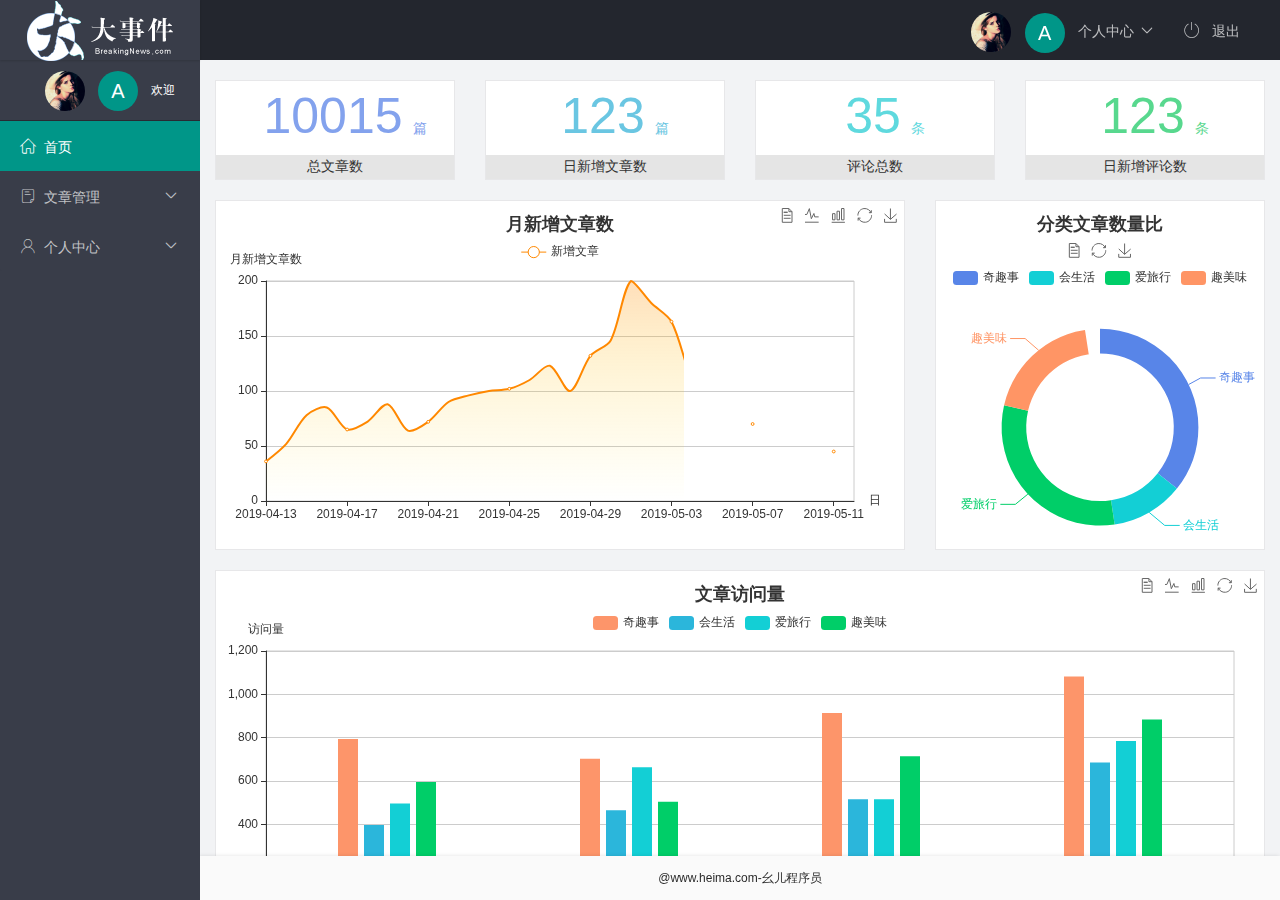
<file: index.html>
<!DOCTYPE html>
<html lang="en">
  <head>
    <meta charset="UTF-8" />
    <meta http-equiv="X-UA-Compatible" content="IE=edge" />
    <meta name="viewport" content="width=device-width, initial-scale=1.0" />
    <title>Document</title>
    <link rel="stylesheet" href="./assets/lib/layui/css/layui.css">
    <link rel="stylesheet" href="./assets/css/index.css">
    <link rel="stylesheet" href="./assets/fonts/iconfont.css">
  </head>
  <body>
    <div class="layui-layout layui-layout-admin">
      <div class="layui-header">
        <div class="layui-logo layui-hide-xs layui-bg-black">
            <img src="./assets/images/logo.png" alt="">
        </div>
        <ul class="layui-nav layui-layout-right">
          <li class="layui-nav-item layui-hide layui-show-md-inline-block">
            <a href="javascript:;" class="userinfo">
                <img src="./assets/images/sample.jpg" class="layui-nav-img"/>
                <span class="text-avatar">A</span>
                <span>个人中心</span>
            </a>
            <dl class="layui-nav-child">
              <dd><a href="./user/user_info.html" target="fm">基本资料</a></dd>
              <dd><a href="./user/user_avatar.html" target="fm">更滑头像</a></dd>
              <dd><a href="./user/user_pwd.html" target="fm">重置密码</a></dd>
            </dl>
          </li>
          <li class="layui-nav-item" lay-header-event="menuRight" lay-unselect>
            <a href="javascript:;" id="btnLogout"><span class="iconfont icon-tuichu"></span>
              退出
            </a>
          </li>
        </ul>
      </div>

      <div class="layui-side layui-bg-black">
        <div class="layui-side-scroll">
        <div href="javascript:;" class="userinfo">
            <img src="./assets/images/sample.jpg" class="layui-nav-img"/>
            <span class="text-avatar">A</span>
            <span id="welcome">欢迎 </span>
        </div>
          <!-- 左侧导航区域（可配合layui已有的垂直导航） -->
          <ul class="layui-nav layui-nav-tree" lay-shrink="all">
            <li class="layui-nav-item layui-this">
              <a href="./home/dashboard.html" target="fm"><span class="iconfont icon-home"></span>首页</a>
            </li>
            <li class="layui-nav-item">
              <a href="javascript:;"><span class="iconfont icon-16"></span>文章管理</a>
              <dl class="layui-nav-child">
                <dd><a href="./artical/actical_sort.html" target="fm"><i class="layui-icon layui-icon-app"></i> 文章类别</a></dd>
                <dd><a href="./artical/art_list.html" target="fm"><i class="layui-icon layui-icon-app"></i> 文章列表</a></dd>
                <dd><a href="./artical/act_pub.html" target="fm"><i class="layui-icon layui-icon-app"></i> 发表文章</a></dd>
              </dl>
            </li>
            <li class="layui-nav-item">
              <a href="javascript:;"><span class="iconfont icon-user"></span>个人中心</a>
              <dl class="layui-nav-child">
                <dd><a href="./user/user_info.html" target="fm"><i class="layui-icon layui-icon-app"></i> 基本资料</a></dd>
                <dd><a href="./user/user_avatar.html" target="fm"><i class="layui-icon layui-icon-app"></i> 更换头像</a></dd>
                <dd><a href="./user/user_pwd.html" target="fm"><i class="layui-icon layui-icon-app"></i> 修改密码</a></dd>
              </dl>
            </li>
            
          </ul>
        </div>
      </div>

      <div class="layui-body">
        <!-- 内容主体区域 -->
        <iframe name="fm" src="./home/dashboard.html" frameborder="0"></iframe>
      </div>

      <div class="layui-footer">
        <!-- 底部固定区域 -->
        @www.heima.com-幺儿程序员
      </div>
    </div>
    <!-- 导入layui.js -->
    <script src="./assets/lib/layui/layui.js"></script>
    <script src="./assets/lib/jquery.js"></script>
    <script src="./assets/js/baseAPI.js"></script>
    <script src="./assets/js/index.js"></script>
  </body>
</html>
</file>
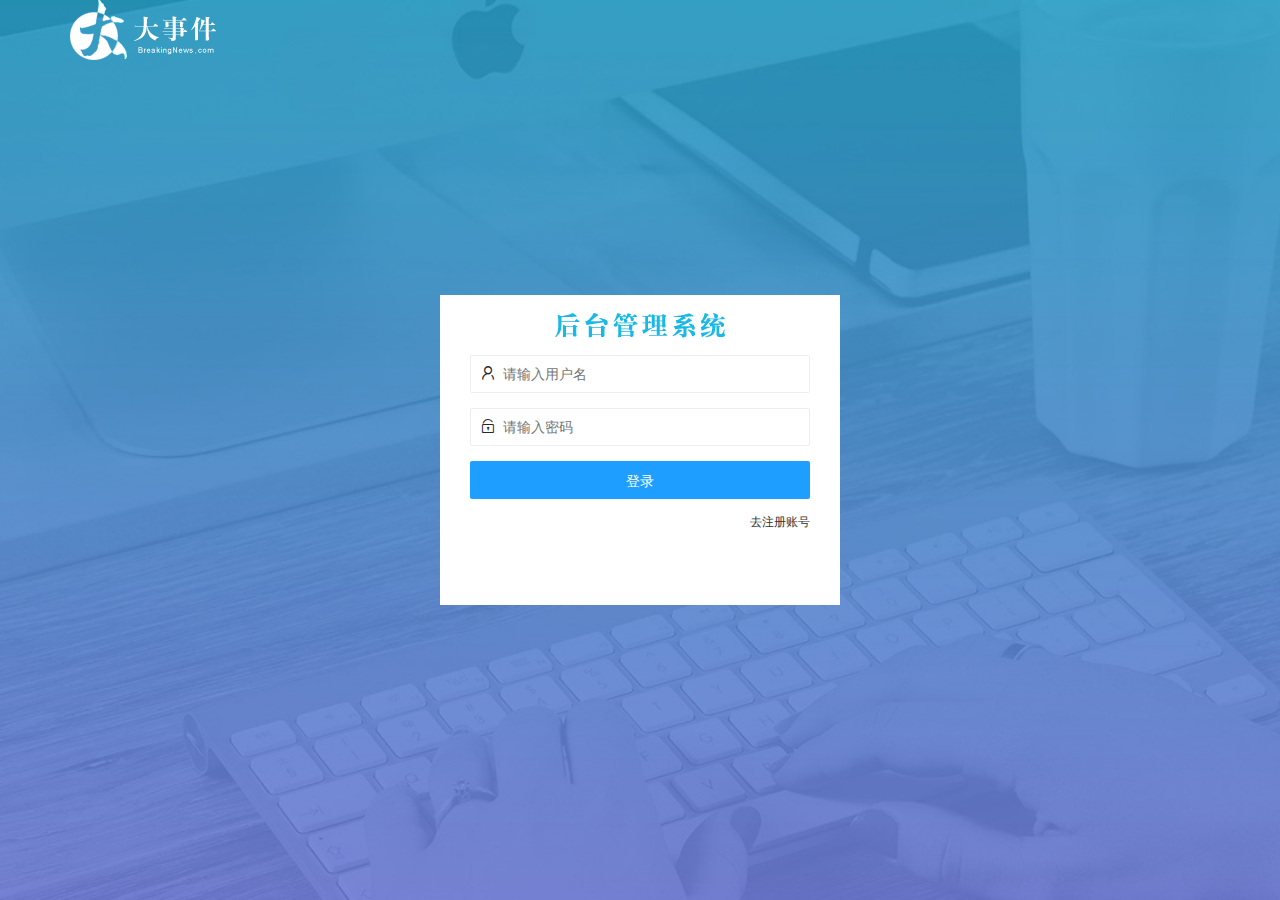
<file: login.html>
<!DOCTYPE html>
<html lang="en">
<head>
    <meta charset="UTF-8">
    <meta http-equiv="X-UA-Compatible" content="IE=edge">
    <meta name="viewport" content="width=device-width, initial-scale=1.0">
    <title>大事件-登录/注册</title>
    <!-- 导入layui.css -->
    <link rel="stylesheet" href="./assets/lib/layui/css/layui.css">
    <!-- 导入自己的样式表 -->
    <link rel="stylesheet" href="./assets/css/login.css">
    <script src="./assets/lib/layui/layui.js"></script>
    <script src="./assets/lib/jquery.js"></script>
    <script src="./assets/js/baseAPI.js"></script>
    <script src="./assets/js/login.js"></script> 
</head>
<body>
     <!-- 头部的 Logo 区域 -->
     <div class="layui-main">
        <img src="./assets/images/logo.png" alt="" />
      </div>
  
      <!-- 登录注册区域 -->
      <div class="loginAndRegBox">
        <div class="title-box"></div>
        <!-- 登录的div -->
        <div class="login-box">
          <!-- 登录的表单 -->
          <form class="layui-form" id="form_login">
            <!-- 用户名 -->
            <div class="layui-form-item">
              <i class="layui-icon layui-icon-username"></i>
              <input type="text" name="username" required lay-verify="required" placeholder="请输入用户名" autocomplete="off" class="layui-input" />
            </div>
            <!-- 密码 -->
            <div class="layui-form-item">
              <i class="layui-icon layui-icon-password"></i>
              <input type="password" name="password" required lay-verify="required|pwd" placeholder="请输入密码" autocomplete="off" class="layui-input" />
            </div>
            <!-- 登录按钮 -->
            <div class="layui-form-item">
              <!-- 注意：表单提交按钮和普通按钮的区别，就是 lay-submit 属性 -->
              <button class="layui-btn layui-btn-fluid layui-btn-normal" lay-submit>登录</button>
            </div>
            <div class="layui-form-item links">
              <a href="javascript:;" id="link_reg">去注册账号</a>
            </div>
          </form>
        </div>
        <!-- 注册的div -->
        <div class="reg-box">
          <!-- 注册的表单 -->
          <form class="layui-form" id="form_reg">
            <!-- 用户名 -->
            <div class="layui-form-item">
              <i class="layui-icon layui-icon-username"></i>
              <input type="text" name="username" required lay-verify="required" placeholder="请输入用户名" autocomplete="off" class="layui-input" />
            </div>
            <!-- 密码 -->
            <div class="layui-form-item">
              <i class="layui-icon layui-icon-password"></i>
              <input type="password" name="password" required lay-verify="required|pwd" placeholder="请输入密码" autocomplete="off" class="layui-input" />
            </div>
            <!-- 密码确认框 -->
            <div class="layui-form-item">
              <i class="layui-icon layui-icon-password"></i>
              <input type="password" name="repassword" required lay-verify="required|pwd|repwd" placeholder="再次确认密码" autocomplete="off" class="layui-input" />
            </div>
            <!-- 注册按钮 -->
            <div class="layui-form-item">
              <!-- 注意：表单提交按钮和普通按钮的区别，就是 lay-submit 属性 -->
              <button class="layui-btn layui-btn-fluid layui-btn-normal" lay-submit>注册</button>
            </div>
            <div class="layui-form-item links">
              <a href="javascript:;" id="link_login">去登录</a>
            </div>
          </form>
        </div>
      </div>
        
        
</body>
</html>
</file>
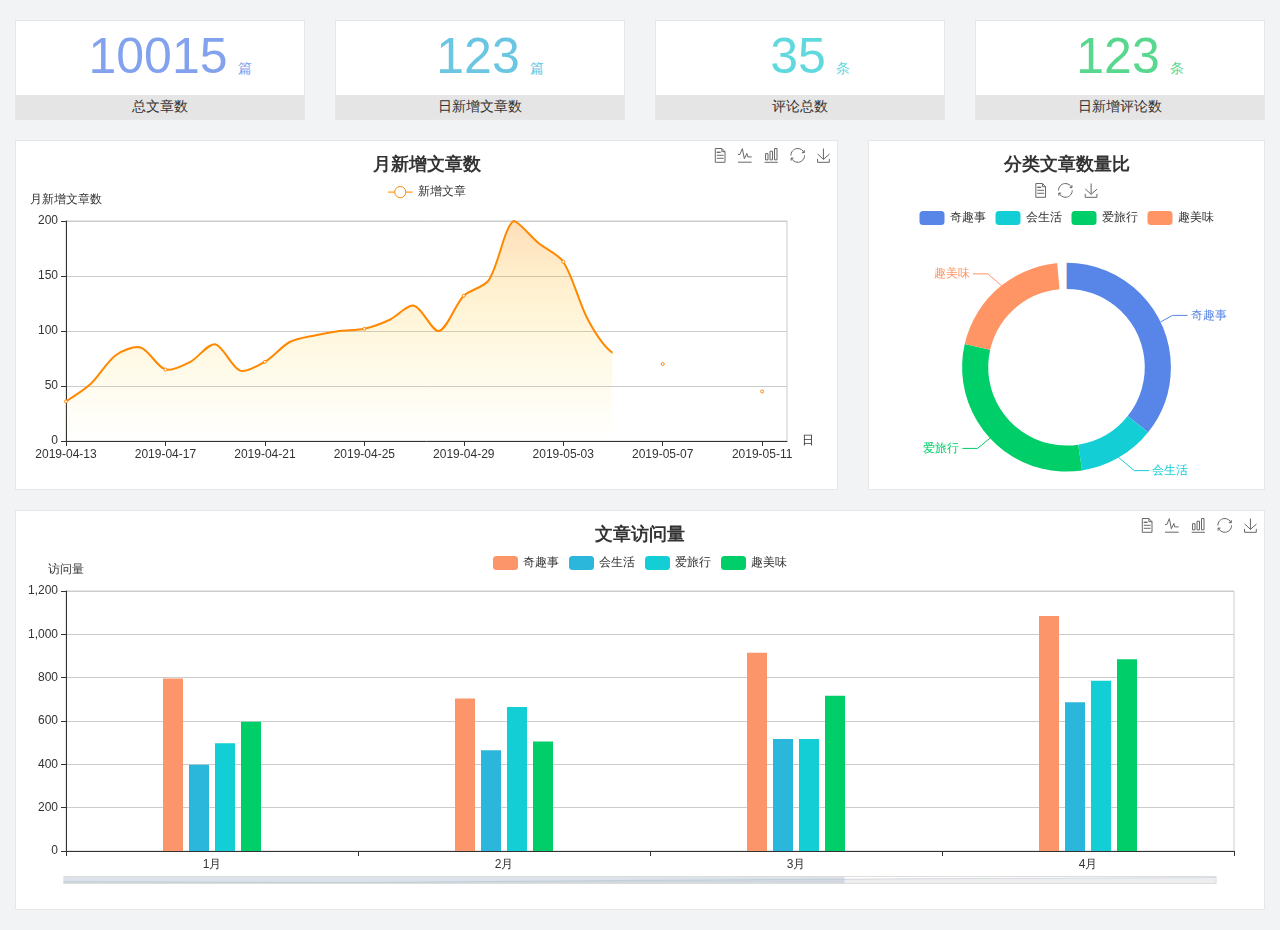
<file: home/dashboard.html>
<!DOCTYPE html>
<html lang="en">

<head>
  <meta charset="UTF-8">
  <meta name="viewport" content="width=device-width, initial-scale=1.0">
  <meta http-equiv="X-UA-Compatible" content="ie=edge">
  <title>图表统计</title>
  <link rel="stylesheet" href="../assets/lib/bootstrap.css" />
  <link rel="stylesheet" href="../assets/lib/main.css" />
  <script src="../../assets/lib/jquery.js"></script>
  <script type="text/javascript" src="../../assets/lib/echarts.min.js"></script>
</head>

<body>
  <div class="container-fluid">
    <div class="row spannel_list">
      <div class="col-sm-3 col-xs-6">
        <div class="spannel">
          <em>10015</em><span>篇</span>
          <b>总文章数</b>
        </div>
      </div>
      <div class="col-sm-3 col-xs-6">
        <div class="spannel scolor01">
          <em>123</em><span>篇</span>
          <b>日新增文章数</b>
        </div>
      </div>
      <div class="col-sm-3 col-xs-6">
        <div class="spannel scolor02">
          <em>35</em><span>条</span>
          <b>评论总数</b>
        </div>
      </div>
      <div class="col-sm-3 col-xs-6">
        <div class="spannel scolor03">
          <em>123</em><span>条</span>
          <b>日新增评论数</b>
        </div>
      </div>
    </div>
  </div>

  <div class="container-fluid">
    <div class="row curve-pie">
      <div class="col-lg-8 col-md-8">
        <div class="gragh_pannel" id="curve_show"></div>
      </div>
      <div class="col-lg-4 col-md-4">
        <div class="gragh_pannel" id="pie_show"></div>
      </div>
    </div>
  </div>

  <div class="container-fluid">
    <div class="column_pannel" id="column_show"></div>
  </div>

  <script>
    var oChart = echarts.init(document.getElementById('curve_show'));
    var aList_all = [
      { 'count': 36, 'date': '2019-04-13' },
      { 'count': 52, 'date': '2019-04-14' },
      { 'count': 78, 'date': '2019-04-15' },
      { 'count': 85, 'date': '2019-04-16' },
      { 'count': 65, 'date': '2019-04-17' },
      { 'count': 72, 'date': '2019-04-18' },
      { 'count': 88, 'date': '2019-04-19' },
      { 'count': 64, 'date': '2019-04-20' },
      { 'count': 72, 'date': '2019-04-21' },
      { 'count': 90, 'date': '2019-04-22' },
      { 'count': 96, 'date': '2019-04-23' },
      { 'count': 100, 'date': '2019-04-24' },
      { 'count': 102, 'date': '2019-04-25' },
      { 'count': 110, 'date': '2019-04-26' },
      { 'count': 123, 'date': '2019-04-27' },
      { 'count': 100, 'date': '2019-04-28' },
      { 'count': 132, 'date': '2019-04-29' },
      { 'count': 146, 'date': '2019-04-30' },
      { 'count': 200, 'date': '2019-05-01' },
      { 'count': 180, 'date': '2019-05-02' },
      { 'count': 163, 'date': '2019-05-03' },
      { 'count': 110, 'date': '2019-05-04' },
      { 'count': 80, 'date': '2019-05-05' },
      { 'count': 82, 'date': '2019-05-06' },
      { 'count': 70, 'date': '2019-05-07' },
      { 'count': 65, 'date': '2019-05-08' },
      { 'count': 54, 'date': '2019-05-09' },
      { 'count': 40, 'date': '2019-05-10' },
      { 'count': 45, 'date': '2019-05-11' },
      { 'count': 38, 'date': '2019-05-12' },
    ];

    let aCount = [];
    let aDate = [];

    for (var i = 0; i < aList_all.length; i++) {
      aCount.push(aList_all[i].count);
      aDate.push(aList_all[i].date);
    }

    var chartopt = {
      title: {
        text: '月新增文章数',
        left: 'center',
        top: '10'
      },
      tooltip: {
        trigger: 'axis'
      },
      legend: {
        data: ['新增文章'],
        top: '40'
      },
      toolbox: {
        show: true,
        feature: {
          mark: { show: true },
          dataView: { show: true, readOnly: false },
          magicType: { show: true, type: ['line', 'bar'] },
          restore: { show: true },
          saveAsImage: { show: true }
        }
      },
      calculable: true,
      xAxis: [
        {
          name: '日',
          type: 'category',
          boundaryGap: false,
          data: aDate
        }
      ],
      yAxis: [
        {
          name: '月新增文章数',
          type: 'value'
        }
      ],
      series: [
        {
          name: '新增文章',
          type: 'line',
          smooth: true,
          itemStyle: { normal: { areaStyle: { type: 'default' }, color: '#f80' }, lineStyle: { color: '#f80' } },
          data: aCount
        }],
      areaStyle: {
        normal: {
          color: new echarts.graphic.LinearGradient(0, 0, 0, 1, [{
            offset: 0,
            color: 'rgba(255,136,0,0.39)'
          }, {
            offset: .34,
            color: 'rgba(255,180,0,0.25)'
          }, {
            offset: 1,
            color: 'rgba(255,222,0,0.00)'
          }])

        }
      },
      grid: {
        show: true,
        x: 50,
        x2: 50,
        y: 80,
        height: 220
      }
    };

    oChart.setOption(chartopt);


    var oPie = echarts.init(document.getElementById('pie_show'));
    var oPieopt =
    {
      title: {
        top: 10,
        text: '分类文章数量比',
        x: 'center'
      },
      tooltip: {
        trigger: 'item',
        formatter: "{a} <br/>{b} : {c} ({d}%)"
      },
      color: ['#5885e8', '#13cfd5', '#00ce68', '#ff9565'],
      legend: {
        x: 'center',
        top: 65,
        data: ['奇趣事', '会生活', '爱旅行', '趣美味']
      },
      toolbox: {
        show: true,
        x: 'center',
        top: 35,
        feature: {
          mark: { show: true },
          dataView: { show: true, readOnly: false },
          magicType: {
            show: true,
            type: ['pie', 'funnel'],
            option: {
              funnel: {
                x: '25%',
                width: '50%',
                funnelAlign: 'left',
                max: 1548
              }
            }
          },
          restore: { show: true },
          saveAsImage: { show: true }
        }
      },
      calculable: true,
      series: [
        {
          name: '访问来源',
          type: 'pie',
          radius: ['45%', '60%'],
          center: ['50%', '65%'],
          data: [
            { value: 300, name: '奇趣事' },
            { value: 100, name: '会生活' },
            { value: 260, name: '爱旅行' },
            { value: 180, name: '趣美味' }
          ]
        }
      ]
    };
    oPie.setOption(oPieopt);



    var oColumn = this.echarts.init(document.getElementById('column_show'));
    var oColumnopt =
    {
      title: {
        text: '文章访问量',
        left: 'center',
        top: '10'
      },
      tooltip: {
        trigger: 'axis'
      },
      legend: {
        data: ['奇趣事', '会生活', '爱旅行', '趣美味'],
        top: '40'
      },
      toolbox: {
        show: true,
        feature: {
          mark: { show: true },
          dataView: { show: true, readOnly: false },
          magicType: { show: true, type: ['line', 'bar'] },
          restore: { show: true },
          saveAsImage: { show: true }
        }
      },
      calculable: true,
      xAxis: [
        {
          type: 'category',
          data: ['1月', '2月', '3月', '4月', '5月']
        }
      ],
      yAxis: [
        {
          name: '访问量',
          type: 'value'
        }
      ],
      series: [
        {
          name: '奇趣事',
          type: 'bar',
          barWidth: 20,
          itemStyle: {
            normal: { areaStyle: { type: 'default' }, color: '#fd956a' }
          },
          data: [800, 708, 920, 1090, 1200]
        },
        {
          name: '会生活',
          type: 'bar',
          barWidth: 20,
          itemStyle: {
            normal: { areaStyle: { type: 'default' }, color: '#2bb6db' }
          },
          data: [400, 468, 520, 690, 800]
        },
        {
          name: '爱旅行',
          type: 'bar',
          barWidth: 20,
          itemStyle: {
            normal: { areaStyle: { type: 'default' }, color: '#13cfd5' }
          },
          data: [500, 668, 520, 790, 900]
        },
        {
          name: '趣美味',
          type: 'bar',
          barWidth: 20,
          itemStyle: {
            normal: { areaStyle: { type: 'default' }, color: '#00ce68' }
          },
          data: [600, 508, 720, 890, 1000]
        }
      ],
      grid: {
        show: true,
        x: 50,
        x2: 30,
        y: 80,
        height: 260
      },
      dataZoom: [//给x轴设置滚动条
        {
          start: 0,//默认为0
          end: 100 - 1000 / 31,//默认为100
          type: 'slider',
          show: true,
          xAxisIndex: [0],
          handleSize: 0,//滑动条的 左右2个滑动条的大小
          height: 8,//组件高度
          left: 45, //左边的距离
          right: 50,//右边的距离
          bottom: 26,//右边的距离
          handleColor: '#ddd',//h滑动图标的颜色
          handleStyle: {
            borderColor: "#cacaca",
            borderWidth: "1",
            shadowBlur: 2,
            background: "#ddd",
            shadowColor: "#ddd",
          }
        }]
    };
    oColumn.setOption(oColumnopt);
  </script>
</body>

</html>
</file>
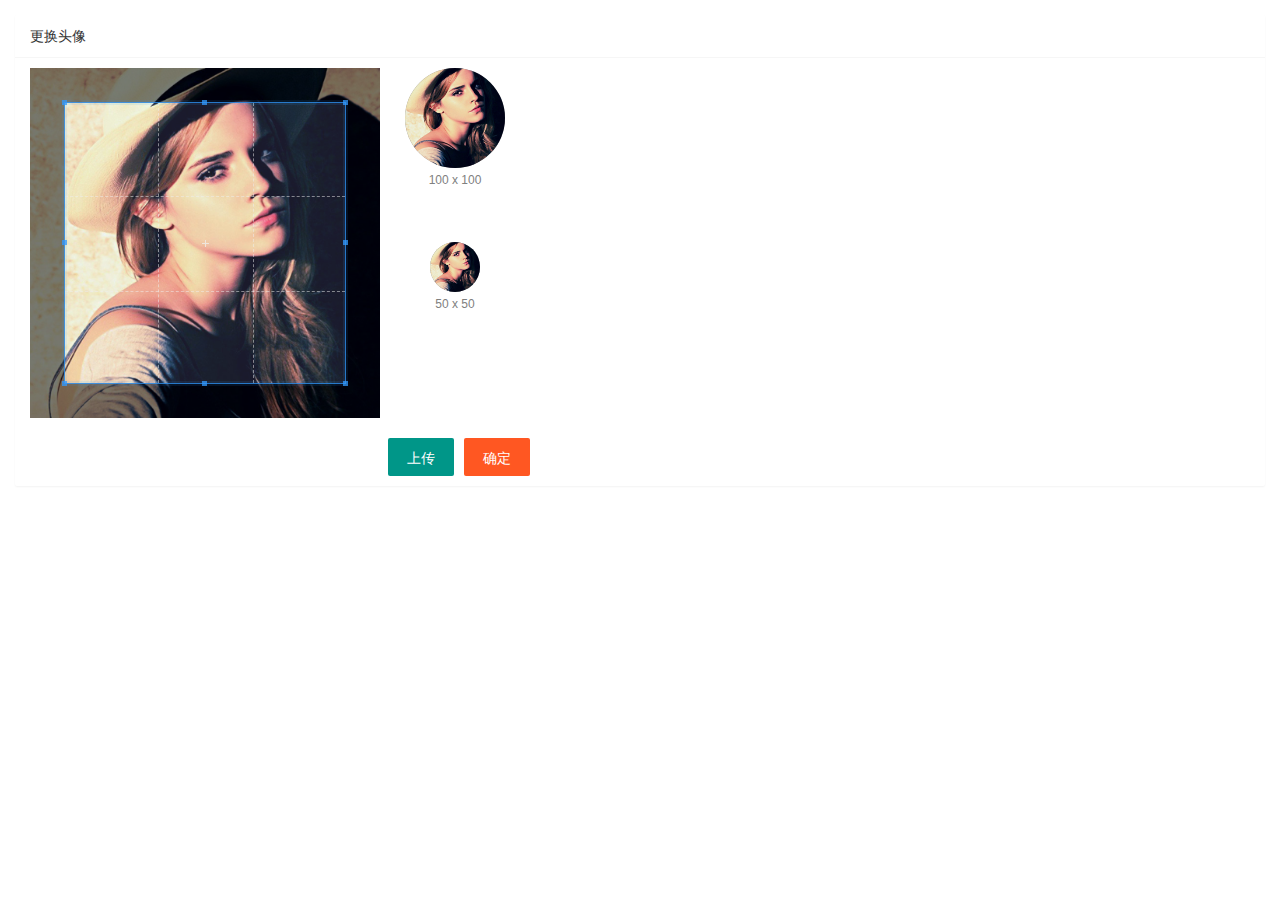
<file: user/user_avatar.html>
<!DOCTYPE html>
<html lang="en">
  <head>
    <meta charset="UTF-8" />
    <meta http-equiv="X-UA-Compatible" content="IE=edge" />
    <meta name="viewport" content="width=device-width, initial-scale=1.0" />
    <title>Document</title>
    <link rel="stylesheet" href="../assets/lib/layui/css/layui.css" />
    <link rel="stylesheet" href="../assets/lib/cropper/cropper.css" />
    <link rel="stylesheet" href="../assets/css/user_avatar.css" />
  </head>
  <body>
    <!-- 卡片 -->
    <div class="layui-card">
      <div class="layui-card-header">更换头像</div>
      <div class="layui-card-body">
        <!-- 第一行的图片裁剪和预览区域 -->
        <div class="row1">
          <!-- 图片裁剪区域 -->
          <div class="cropper-box">
            <!-- 这个 img 标签很重要，将来会把它初始化为裁剪区域 -->
            <img id="image" src="/assets/images/sample.jpg" />
          </div>
          <!-- 图片的预览区域 -->
          <div class="preview-box">
            <div>
              <!-- 宽高为 100px 的预览区域 -->
              <div class="img-preview w100"></div>
              <p class="size">100 x 100</p>
            </div>
            <div>
              <!-- 宽高为 50px 的预览区域 -->
              <div class="img-preview w50"></div>
              <p class="size">50 x 50</p>
            </div>
          </div>
        </div>

        <!-- 第二行的按钮区域 -->
        <div class="row2">
            <!-- 通过accept属性可以指定允许用户选择什么类型的图片 -->
          <input type="file" id="ava_file" accept="image/jpeg,image/png">
          <button type="button" class="layui-btn" id="btn">上传</button>
          <button type="button" class="layui-btn layui-btn-danger" id="btnUpload">确定</button>
        </div>
      </div>
    </div>

    <script src="../assets/lib/layui/layui.js"></script>
    <script src="../assets/lib/jquery.js"></script>
    <script src="../assets/js/baseAPI.js"></script>
    <script src="../assets/lib/cropper/Cropper.js"></script>
    <script src="../assets/lib/cropper/jquery-cropper.js"></script>
    <script src="../assets/js/user_avatar.js"></script>
  </body>
</html>
</file>
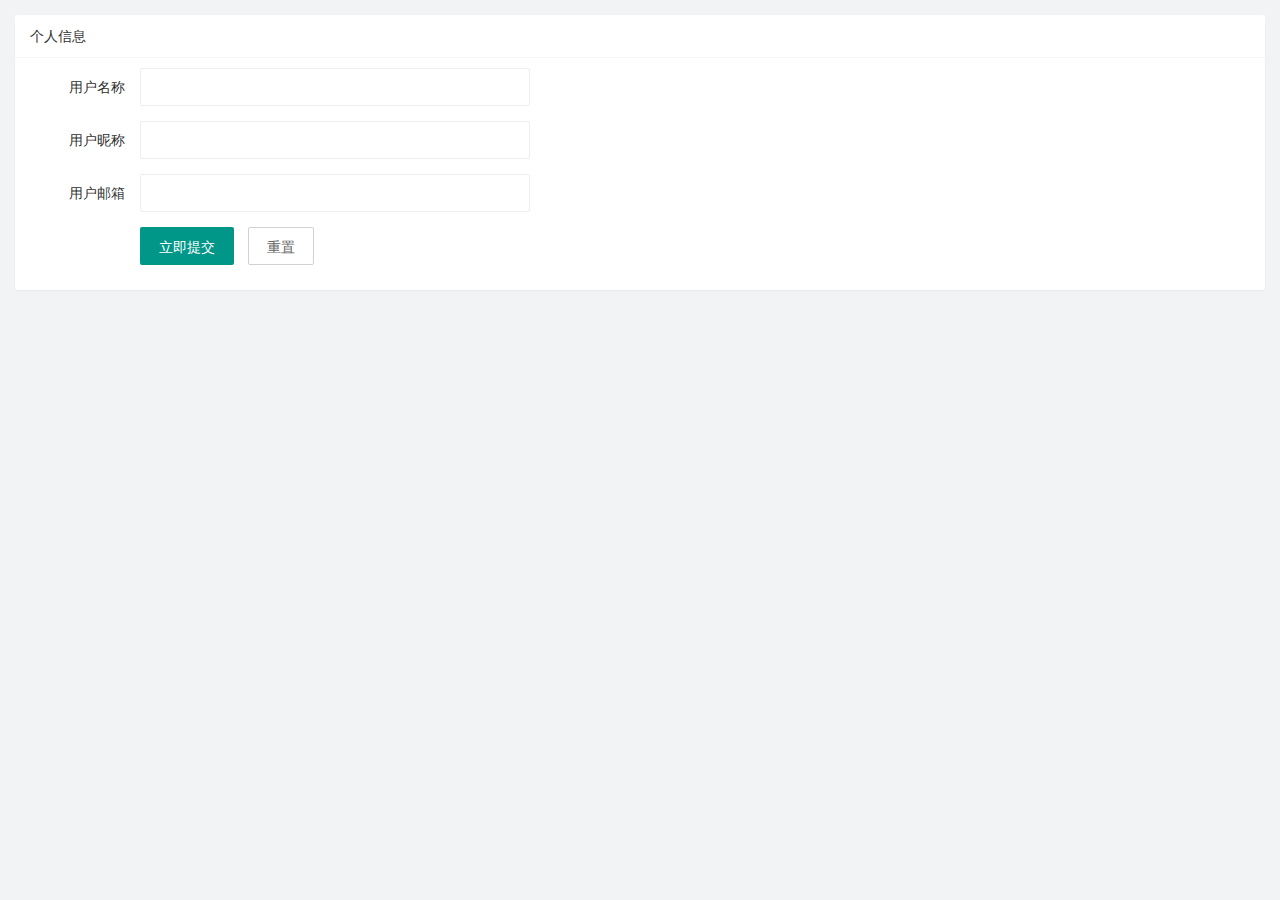
<file: user/user_info.html>
<!DOCTYPE html>
<html lang="en">
<head>
    <meta charset="UTF-8">
    <meta http-equiv="X-UA-Compatible" content="IE=edge">
    <meta name="viewport" content="width=device-width, initial-scale=1.0">
    <title>Document</title>
    <link rel="stylesheet" href="../assets/lib/layui/css/layui.css">
    <link rel="stylesheet" href="../assets/css/user_pwd.css">
</head>
<body>
    <div class="layui-card">
        <div class="layui-card-header">个人信息</div>
        <div class="layui-card-body">
            <form class="layui-form" lay-filter="formUserInfo">
                <input type="hidden" name="id" />
                <div class="layui-form-item">
                  <label class="layui-form-label">用户名称</label>
                  <div class="layui-input-block">
                    <input type="text" name="username" required  lay-verify="required"  autocomplete="off" class="layui-input">
                </div>
                </div><div class="layui-form-item">
                    <label class="layui-form-label">用户昵称</label>
                    <div class="layui-input-block">
                      <input type="text" name="nickname" required lay-verify="required|nickname"  autocomplete="off" class="layui-input">
                    </div>
                </div>
                <div class="layui-form-item">
                    <label class="layui-form-label">用户邮箱</label>
                    <div class="layui-input-block">
                      <input type="text" name="email" required  lay-verify="required|email"  autocomplete="off" class="layui-input">
                    </div>
                </div>
                <div class="layui-form-item">
                    <div class="layui-input-block">
                      <button class="layui-btn" lay-submit lay-filter="formDemo">立即提交</button>
                      <button type="reset" class="layui-btn layui-btn-primary" id="btnReset">重置</button>
                    </div>
                </div>
            </form>
        </div>
      </div>
    

    <script src="../assets/lib/layui/layui.js"></script>
    <script src="../assets/lib/jquery.js"></script>
    <script src="../assets/js/baseAPI.js"></script>
    <script src="../assets/js/user_info.js"></script>
</body>
</html>
</file>
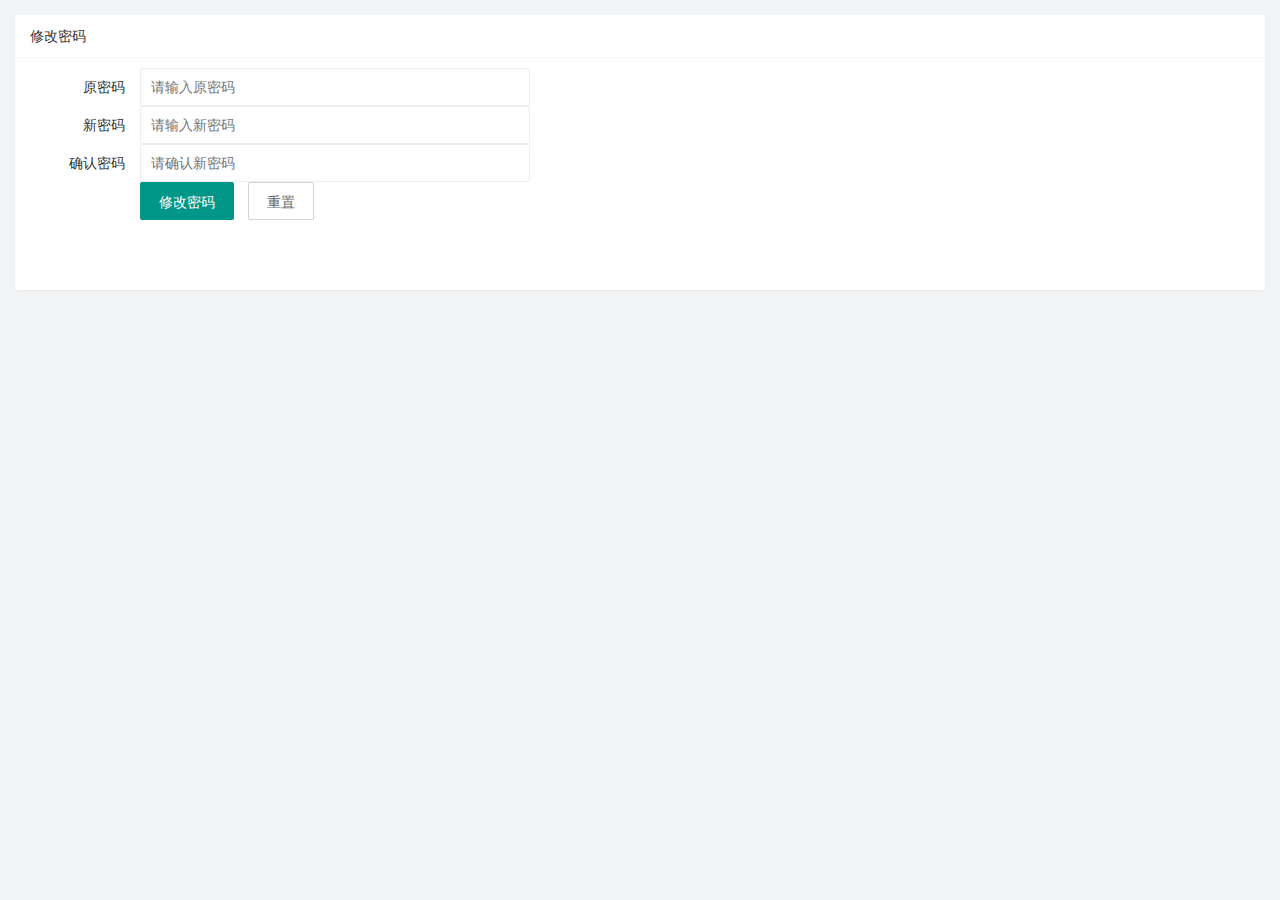
<file: user/user_pwd.html>
<!DOCTYPE html>
<html lang="en">
<head>
    <meta charset="UTF-8">
    <meta http-equiv="X-UA-Compatible" content="IE=edge">
    <meta name="viewport" content="width=device-width, initial-scale=1.0">
    <title>Document</title>
    <link rel="stylesheet" href="../assets/lib/layui/css/layui.css">
    <link rel="stylesheet" href="../assets/css/user_pwd.css">
</head>
<body>
    <!-- 卡片区域 -->
    <div class="layui-card">
        <div class="layui-card-header">修改密码</div>
        <div class="layui-card-body">
            <form class="layui-form">
                <div class="layui-form-item">
                    <label class="layui-form-label">原密码</label>
                    <div class="layui-input-block">
                    <input type="password" name="oldPwd" required  lay-verify="required|pwd" placeholder="请输入原密码" autocomplete="off" class="layui-input">
                </div>
                <div class="layui-form-item">
                    <label class="layui-form-label">新密码</label>
                    <div class="layui-input-block">
                    <input type="password" name="newPwd" required  lay-verify="required|pwd|newpwd" placeholder="请输入新密码" autocomplete="off" class="layui-input">
                </div>
                <div class="layui-form-item">
                    <label class="layui-form-label">确认密码</label>
                    <div class="layui-input-block">
                    <input type="password" name="rePwd" required  lay-verify="required|pwd|repwd" placeholder="请确认新密码" autocomplete="off" class="layui-input">
                </div>
                <div class="layui-form-item">
                    <div class="layui-input-block">
                        <button class="layui-btn" lay-submit lay-filter="formDemo">修改密码</button>
                        <button type="reset" class="layui-btn layui-btn-primary">重置</button>
                    </div>
                </div>      
            </form>
        </div>
    </div>

    <script src="../assets/lib/layui/layui.js"></script>
    <script src="../assets/lib/jquery.js"></script>
    <script src="../assets/js/baseAPI.js"></script>
    <script src="../assets/js/user_pwd.js"></script>
</body>
</html>
</file>
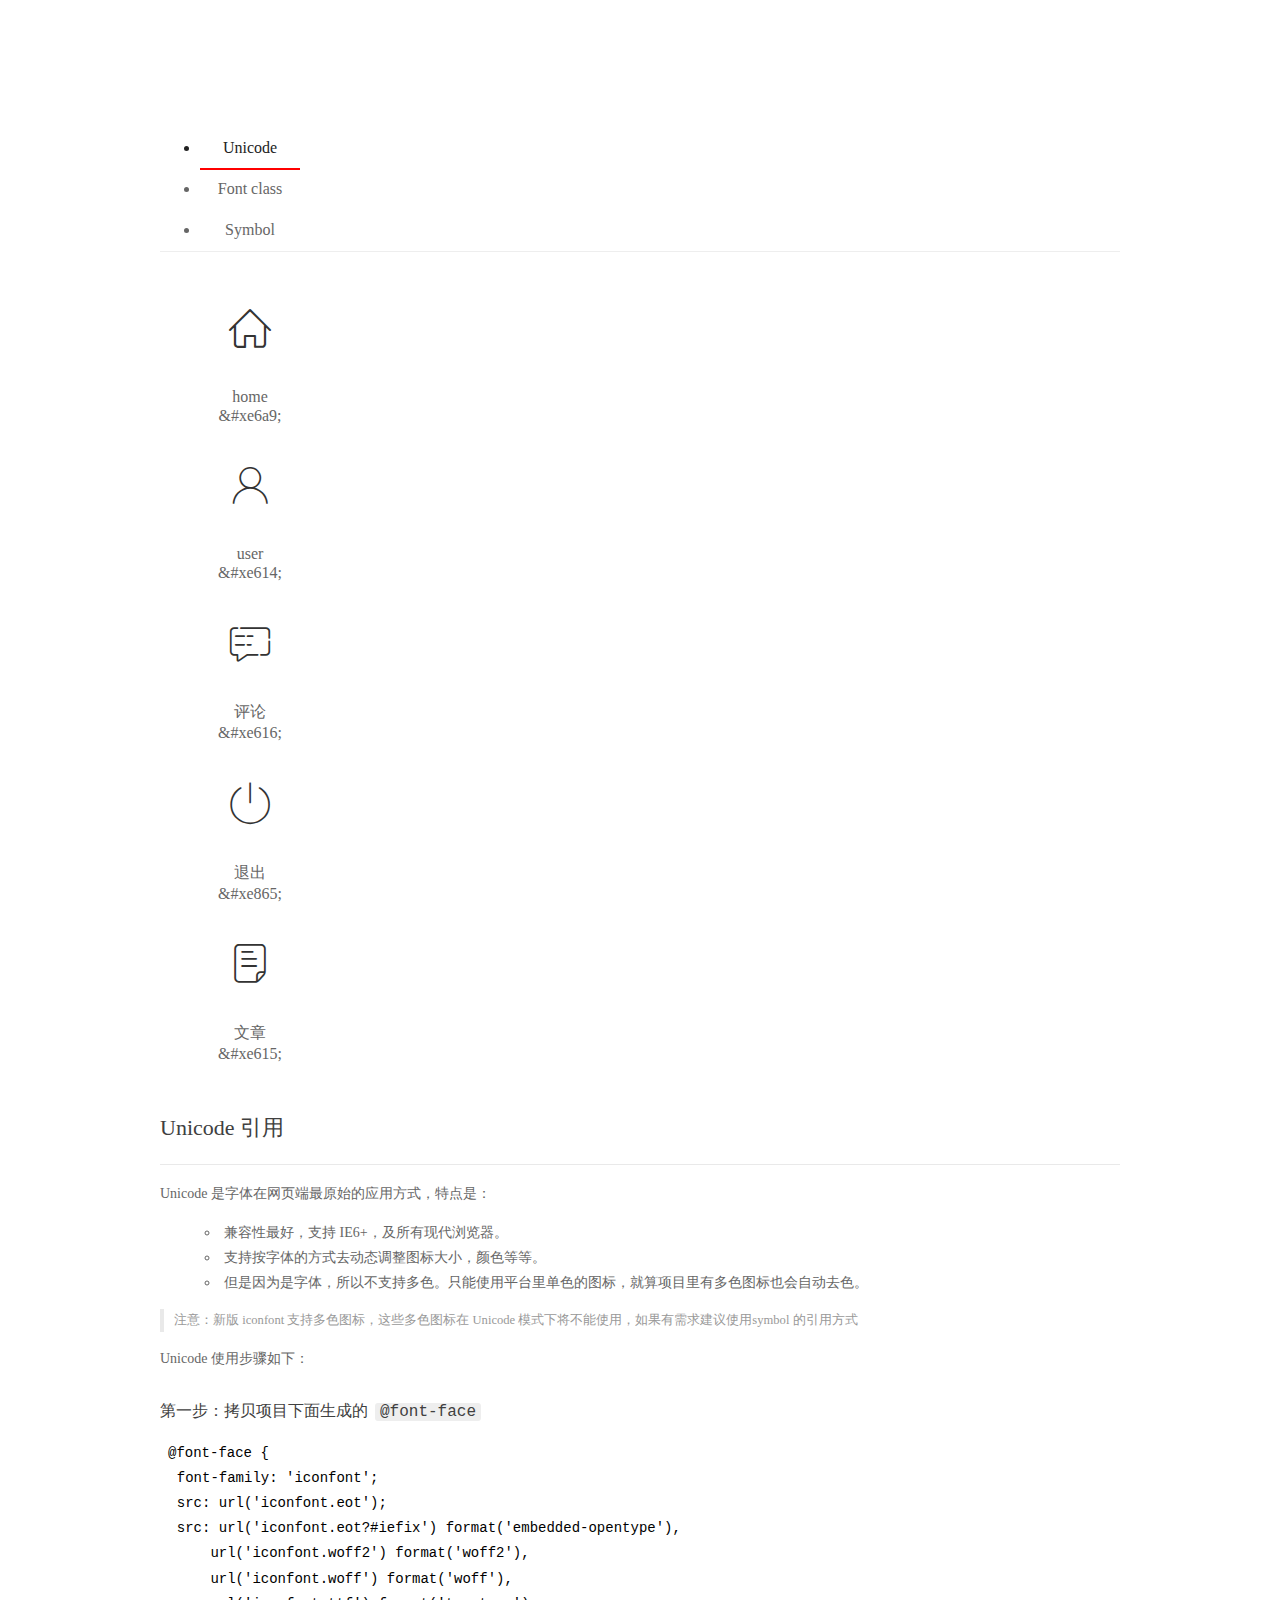
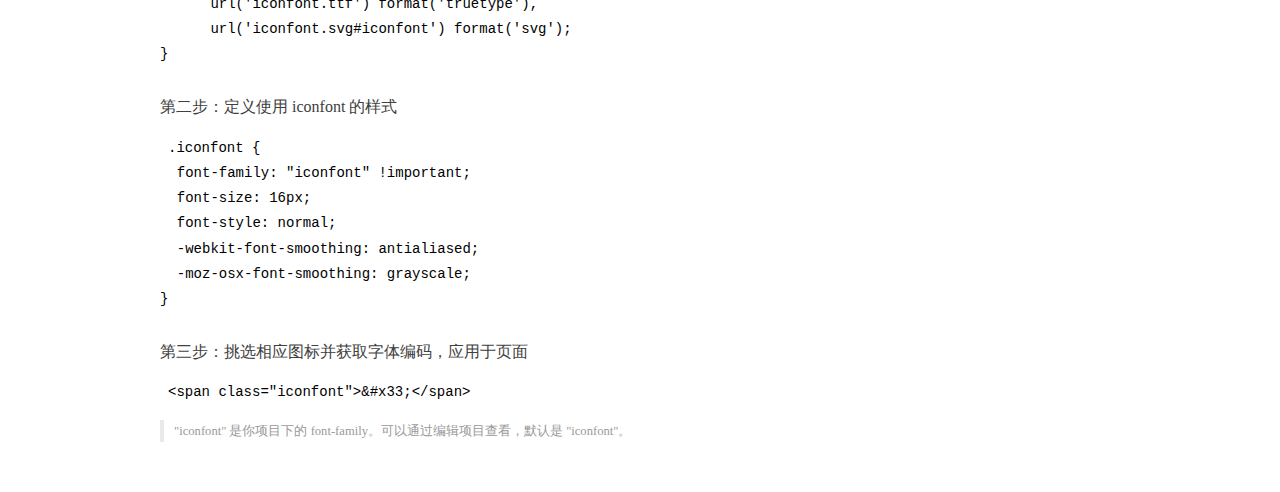
<file: assets/fonts/demo_index.html>
<!DOCTYPE html>
<html>
<head>
  <meta charset="utf-8"/>
  <title>IconFont Demo</title>
  <link rel="shortcut icon" href="https://gtms04.alicdn.com/tps/i4/TB1_oz6GVXXXXaFXpXXJDFnIXXX-64-64.ico" type="image/x-icon"/>
  <link rel="stylesheet" href="https://g.alicdn.com/thx/cube/1.3.2/cube.min.css">
  <link rel="stylesheet" href="demo.css">
  <link rel="stylesheet" href="iconfont.css">
  <script src="iconfont.js"></script>
  <!-- jQuery -->
  <script src="https://a1.alicdn.com/oss/uploads/2018/12/26/7bfddb60-08e8-11e9-9b04-53e73bb6408b.js"></script>
  <!-- 代码高亮 -->
  <script src="https://a1.alicdn.com/oss/uploads/2018/12/26/a3f714d0-08e6-11e9-8a15-ebf944d7534c.js"></script>
</head>
<body>
  <div class="main">
    <h1 class="logo"><a href="https://www.iconfont.cn/" title="iconfont 首页" target="_blank">&#xe86b;</a></h1>
    <div class="nav-tabs">
      <ul id="tabs" class="dib-box">
        <li class="dib active"><span>Unicode</span></li>
        <li class="dib"><span>Font class</span></li>
        <li class="dib"><span>Symbol</span></li>
      </ul>
      
    </div>
    <div class="tab-container">
      <div class="content unicode" style="display: block;">
          <ul class="icon_lists dib-box">
          
            <li class="dib">
              <span class="icon iconfont">&#xe6a9;</span>
                <div class="name">home</div>
                <div class="code-name">&amp;#xe6a9;</div>
              </li>
          
            <li class="dib">
              <span class="icon iconfont">&#xe614;</span>
                <div class="name">user</div>
                <div class="code-name">&amp;#xe614;</div>
              </li>
          
            <li class="dib">
              <span class="icon iconfont">&#xe616;</span>
                <div class="name">评论</div>
                <div class="code-name">&amp;#xe616;</div>
              </li>
          
            <li class="dib">
              <span class="icon iconfont">&#xe865;</span>
                <div class="name">退出</div>
                <div class="code-name">&amp;#xe865;</div>
              </li>
          
            <li class="dib">
              <span class="icon iconfont">&#xe615;</span>
                <div class="name">文章</div>
                <div class="code-name">&amp;#xe615;</div>
              </li>
          
          </ul>
          <div class="article markdown">
          <h2 id="unicode-">Unicode 引用</h2>
          <hr>

          <p>Unicode 是字体在网页端最原始的应用方式，特点是：</p>
          <ul>
            <li>兼容性最好，支持 IE6+，及所有现代浏览器。</li>
            <li>支持按字体的方式去动态调整图标大小，颜色等等。</li>
            <li>但是因为是字体，所以不支持多色。只能使用平台里单色的图标，就算项目里有多色图标也会自动去色。</li>
          </ul>
          <blockquote>
            <p>注意：新版 iconfont 支持多色图标，这些多色图标在 Unicode 模式下将不能使用，如果有需求建议使用symbol 的引用方式</p>
          </blockquote>
          <p>Unicode 使用步骤如下：</p>
          <h3 id="-font-face">第一步：拷贝项目下面生成的 <code>@font-face</code></h3>
<pre><code class="language-css"
>@font-face {
  font-family: 'iconfont';
  src: url('iconfont.eot');
  src: url('iconfont.eot?#iefix') format('embedded-opentype'),
      url('iconfont.woff2') format('woff2'),
      url('iconfont.woff') format('woff'),
      url('iconfont.ttf') format('truetype'),
      url('iconfont.svg#iconfont') format('svg');
}
</code></pre>
          <h3 id="-iconfont-">第二步：定义使用 iconfont 的样式</h3>
<pre><code class="language-css"
>.iconfont {
  font-family: "iconfont" !important;
  font-size: 16px;
  font-style: normal;
  -webkit-font-smoothing: antialiased;
  -moz-osx-font-smoothing: grayscale;
}
</code></pre>
          <h3 id="-">第三步：挑选相应图标并获取字体编码，应用于页面</h3>
<pre>
<code class="language-html"
>&lt;span class="iconfont"&gt;&amp;#x33;&lt;/span&gt;
</code></pre>
          <blockquote>
            <p>"iconfont" 是你项目下的 font-family。可以通过编辑项目查看，默认是 "iconfont"。</p>
          </blockquote>
          </div>
      </div>
      <div class="content font-class">
        <ul class="icon_lists dib-box">
          
          <li class="dib">
            <span class="icon iconfont icon-home"></span>
            <div class="name">
              home
            </div>
            <div class="code-name">.icon-home
            </div>
          </li>
          
          <li class="dib">
            <span class="icon iconfont icon-user"></span>
            <div class="name">
              user
            </div>
            <div class="code-name">.icon-user
            </div>
          </li>
          
          <li class="dib">
            <span class="icon iconfont icon-pinglun"></span>
            <div class="name">
              评论
            </div>
            <div class="code-name">.icon-pinglun
            </div>
          </li>
          
          <li class="dib">
            <span class="icon iconfont icon-tuichu"></span>
            <div class="name">
              退出
            </div>
            <div class="code-name">.icon-tuichu
            </div>
          </li>
          
          <li class="dib">
            <span class="icon iconfont icon-16"></span>
            <div class="name">
              文章
            </div>
            <div class="code-name">.icon-16
            </div>
          </li>
          
        </ul>
        <div class="article markdown">
        <h2 id="font-class-">font-class 引用</h2>
        <hr>

        <p>font-class 是 Unicode 使用方式的一种变种，主要是解决 Unicode 书写不直观，语意不明确的问题。</p>
        <p>与 Unicode 使用方式相比，具有如下特点：</p>
        <ul>
          <li>兼容性良好，支持 IE8+，及所有现代浏览器。</li>
          <li>相比于 Unicode 语意明确，书写更直观。可以很容易分辨这个 icon 是什么。</li>
          <li>因为使用 class 来定义图标，所以当要替换图标时，只需要修改 class 里面的 Unicode 引用。</li>
          <li>不过因为本质上还是使用的字体，所以多色图标还是不支持的。</li>
        </ul>
        <p>使用步骤如下：</p>
        <h3 id="-fontclass-">第一步：引入项目下面生成的 fontclass 代码：</h3>
<pre><code class="language-html">&lt;link rel="stylesheet" href="./iconfont.css"&gt;
</code></pre>
        <h3 id="-">第二步：挑选相应图标并获取类名，应用于页面：</h3>
<pre><code class="language-html">&lt;span class="iconfont icon-xxx"&gt;&lt;/span&gt;
</code></pre>
        <blockquote>
          <p>"
            iconfont" 是你项目下的 font-family。可以通过编辑项目查看，默认是 "iconfont"。</p>
        </blockquote>
      </div>
      </div>
      <div class="content symbol">
          <ul class="icon_lists dib-box">
          
            <li class="dib">
                <svg class="icon svg-icon" aria-hidden="true">
                  <use xlink:href="#icon-home"></use>
                </svg>
                <div class="name">home</div>
                <div class="code-name">#icon-home</div>
            </li>
          
            <li class="dib">
                <svg class="icon svg-icon" aria-hidden="true">
                  <use xlink:href="#icon-user"></use>
                </svg>
                <div class="name">user</div>
                <div class="code-name">#icon-user</div>
            </li>
          
            <li class="dib">
                <svg class="icon svg-icon" aria-hidden="true">
                  <use xlink:href="#icon-pinglun"></use>
                </svg>
                <div class="name">评论</div>
                <div class="code-name">#icon-pinglun</div>
            </li>
          
            <li class="dib">
                <svg class="icon svg-icon" aria-hidden="true">
                  <use xlink:href="#icon-tuichu"></use>
                </svg>
                <div class="name">退出</div>
                <div class="code-name">#icon-tuichu</div>
            </li>
          
            <li class="dib">
                <svg class="icon svg-icon" aria-hidden="true">
                  <use xlink:href="#icon-16"></use>
                </svg>
                <div class="name">文章</div>
                <div class="code-name">#icon-16</div>
            </li>
          
          </ul>
          <div class="article markdown">
          <h2 id="symbol-">Symbol 引用</h2>
          <hr>

          <p>这是一种全新的使用方式，应该说这才是未来的主流，也是平台目前推荐的用法。相关介绍可以参考这篇<a href="">文章</a>
            这种用法其实是做了一个 SVG 的集合，与另外两种相比具有如下特点：</p>
          <ul>
            <li>支持多色图标了，不再受单色限制。</li>
            <li>通过一些技巧，支持像字体那样，通过 <code>font-size</code>, <code>color</code> 来调整样式。</li>
            <li>兼容性较差，支持 IE9+，及现代浏览器。</li>
            <li>浏览器渲染 SVG 的性能一般，还不如 png。</li>
          </ul>
          <p>使用步骤如下：</p>
          <h3 id="-symbol-">第一步：引入项目下面生成的 symbol 代码：</h3>
<pre><code class="language-html">&lt;script src="./iconfont.js"&gt;&lt;/script&gt;
</code></pre>
          <h3 id="-css-">第二步：加入通用 CSS 代码（引入一次就行）：</h3>
<pre><code class="language-html">&lt;style&gt;
.icon {
  width: 1em;
  height: 1em;
  vertical-align: -0.15em;
  fill: currentColor;
  overflow: hidden;
}
&lt;/style&gt;
</code></pre>
          <h3 id="-">第三步：挑选相应图标并获取类名，应用于页面：</h3>
<pre><code class="language-html">&lt;svg class="icon" aria-hidden="true"&gt;
  &lt;use xlink:href="#icon-xxx"&gt;&lt;/use&gt;
&lt;/svg&gt;
</code></pre>
          </div>
      </div>

    </div>
  </div>
  <script>
  $(document).ready(function () {
      $('.tab-container .content:first').show()

      $('#tabs li').click(function (e) {
        var tabContent = $('.tab-container .content')
        var index = $(this).index()

        if ($(this).hasClass('active')) {
          return
        } else {
          $('#tabs li').removeClass('active')
          $(this).addClass('active')

          tabContent.hide().eq(index).fadeIn()
        }
      })
    })
  </script>
</body>
</html>
</file>
<file: assets/lib/layui/css/layui.css>
.layui-inline,img{display:inline-block;vertical-align:middle}h1,h2,h3,h4,h5,h6{font-weight:400}a,body{color:#333}.layui-edge,.layui-header,.layui-inline,.layui-main{position:relative}.layui-edge,hr{height:0;overflow:hidden}.layui-layout-body,.layui-side,.layui-side-scroll{overflow-x:hidden}.layui-edge,.layui-elip,hr{overflow:hidden}.layui-btn,.layui-edge,.layui-inline,img{vertical-align:middle}.layui-btn,.layui-disabled,.layui-icon,.layui-unselect{-moz-user-select:none;-webkit-user-select:none;-ms-user-select:none}blockquote,body,button,dd,div,dl,dt,form,h1,h2,h3,h4,h5,h6,input,li,ol,p,pre,td,textarea,th,ul{margin:0;padding:0;-webkit-tap-highlight-color:rgba(0,0,0,0)}a:active,a:hover{outline:0}img{border:none}li{list-style:none}table{border-collapse:collapse;border-spacing:0}h4,h5,h6{font-size:100%}button,input,optgroup,option,select,textarea{font-family:inherit;font-size:inherit;font-style:inherit;font-weight:inherit;outline:0}pre{white-space:pre-wrap;white-space:-moz-pre-wrap;white-space:-pre-wrap;white-space:-o-pre-wrap;word-wrap:break-word}body{line-height:1.6;color:rgba(0,0,0,.85);font:14px Helvetica Neue,Helvetica,PingFang SC,Tahoma,Arial,sans-serif}hr{line-height:0;margin:10px 0;padding:0;border:none!important;border-bottom:1px solid #eee!important;clear:both;background:0 0}a{text-decoration:none}a:hover{color:#777}a cite{font-style:normal;*cursor:pointer}.layui-border-box,.layui-border-box *{box-sizing:border-box}.layui-box,.layui-box *{box-sizing:content-box}.layui-clear{clear:both;*zoom:1}.layui-clear:after{content:'\20';clear:both;*zoom:1;display:block;height:0}.layui-inline{*display:inline;*zoom:1}.layui-btn,.layui-btn-group,.layui-edge{display:inline-block}.layui-edge{width:0;border-width:6px;border-style:dashed;border-color:transparent}.layui-edge-top{top:-4px;border-bottom-color:#999;border-bottom-style:solid}.layui-edge-right{border-left-color:#999;border-left-style:solid}.layui-edge-bottom{top:2px;border-top-color:#999;border-top-style:solid}.layui-edge-left{border-right-color:#999;border-right-style:solid}.layui-elip{text-overflow:ellipsis;white-space:nowrap}.layui-disabled,.layui-disabled:hover{color:#d2d2d2!important;cursor:not-allowed!important}.layui-circle{border-radius:100%}.layui-show{display:block!important}.layui-hide{display:none!important}.layui-show-v{visibility:visible!important}.layui-hide-v{visibility:hidden!important}@font-face{font-family:layui-icon;src:url(../font/iconfont.eot?v=256);src:url(../font/iconfont.eot?v=256#iefix) format('embedded-opentype'),url(../font/iconfont.woff2?v=256) format('woff2'),url(../font/iconfont.woff?v=256) format('woff'),url(../font/iconfont.ttf?v=256) format('truetype'),url(../font/iconfont.svg?v=256#layui-icon) format('svg')}.layui-icon{font-family:layui-icon!important;font-size:16px;font-style:normal;-webkit-font-smoothing:antialiased;-moz-osx-font-smoothing:grayscale}.layui-icon-reply-fill:before{content:"\e611"}.layui-icon-set-fill:before{content:"\e614"}.layui-icon-menu-fill:before{content:"\e60f"}.layui-icon-search:before{content:"\e615"}.layui-icon-share:before{content:"\e641"}.layui-icon-set-sm:before{content:"\e620"}.layui-icon-engine:before{content:"\e628"}.layui-icon-close:before{content:"\1006"}.layui-icon-close-fill:before{content:"\1007"}.layui-icon-chart-screen:before{content:"\e629"}.layui-icon-star:before{content:"\e600"}.layui-icon-circle-dot:before{content:"\e617"}.layui-icon-chat:before{content:"\e606"}.layui-icon-release:before{content:"\e609"}.layui-icon-list:before{content:"\e60a"}.layui-icon-chart:before{content:"\e62c"}.layui-icon-ok-circle:before{content:"\1005"}.layui-icon-layim-theme:before{content:"\e61b"}.layui-icon-table:before{content:"\e62d"}.layui-icon-right:before{content:"\e602"}.layui-icon-left:before{content:"\e603"}.layui-icon-cart-simple:before{content:"\e698"}.layui-icon-face-cry:before{content:"\e69c"}.layui-icon-face-smile:before{content:"\e6af"}.layui-icon-survey:before{content:"\e6b2"}.layui-icon-tree:before{content:"\e62e"}.layui-icon-ie:before{content:"\e7bb"}.layui-icon-upload-circle:before{content:"\e62f"}.layui-icon-add-circle:before{content:"\e61f"}.layui-icon-download-circle:before{content:"\e601"}.layui-icon-templeate-1:before{content:"\e630"}.layui-icon-util:before{content:"\e631"}.layui-icon-face-surprised:before{content:"\e664"}.layui-icon-edit:before{content:"\e642"}.layui-icon-speaker:before{content:"\e645"}.layui-icon-down:before{content:"\e61a"}.layui-icon-file:before{content:"\e621"}.layui-icon-layouts:before{content:"\e632"}.layui-icon-rate-half:before{content:"\e6c9"}.layui-icon-add-circle-fine:before{content:"\e608"}.layui-icon-prev-circle:before{content:"\e633"}.layui-icon-read:before{content:"\e705"}.layui-icon-404:before{content:"\e61c"}.layui-icon-carousel:before{content:"\e634"}.layui-icon-help:before{content:"\e607"}.layui-icon-code-circle:before{content:"\e635"}.layui-icon-windows:before{content:"\e67f"}.layui-icon-water:before{content:"\e636"}.layui-icon-username:before{content:"\e66f"}.layui-icon-find-fill:before{content:"\e670"}.layui-icon-about:before{content:"\e60b"}.layui-icon-location:before{content:"\e715"}.layui-icon-up:before{content:"\e619"}.layui-icon-pause:before{content:"\e651"}.layui-icon-date:before{content:"\e637"}.layui-icon-layim-uploadfile:before{content:"\e61d"}.layui-icon-delete:before{content:"\e640"}.layui-icon-play:before{content:"\e652"}.layui-icon-top:before{content:"\e604"}.layui-icon-firefox:before{content:"\e686"}.layui-icon-friends:before{content:"\e612"}.layui-icon-refresh-3:before{content:"\e9aa"}.layui-icon-ok:before{content:"\e605"}.layui-icon-layer:before{content:"\e638"}.layui-icon-face-smile-fine:before{content:"\e60c"}.layui-icon-dollar:before{content:"\e659"}.layui-icon-group:before{content:"\e613"}.layui-icon-layim-download:before{content:"\e61e"}.layui-icon-picture-fine:before{content:"\e60d"}.layui-icon-link:before{content:"\e64c"}.layui-icon-diamond:before{content:"\e735"}.layui-icon-log:before{content:"\e60e"}.layui-icon-key:before{content:"\e683"}.layui-icon-rate-solid:before{content:"\e67a"}.layui-icon-fonts-del:before{content:"\e64f"}.layui-icon-unlink:before{content:"\e64d"}.layui-icon-fonts-clear:before{content:"\e639"}.layui-icon-triangle-r:before{content:"\e623"}.layui-icon-circle:before{content:"\e63f"}.layui-icon-radio:before{content:"\e643"}.layui-icon-align-center:before{content:"\e647"}.layui-icon-align-right:before{content:"\e648"}.layui-icon-align-left:before{content:"\e649"}.layui-icon-loading-1:before{content:"\e63e"}.layui-icon-return:before{content:"\e65c"}.layui-icon-fonts-strong:before{content:"\e62b"}.layui-icon-upload:before{content:"\e67c"}.layui-icon-dialogue:before{content:"\e63a"}.layui-icon-video:before{content:"\e6ed"}.layui-icon-headset:before{content:"\e6fc"}.layui-icon-cellphone-fine:before{content:"\e63b"}.layui-icon-add-1:before{content:"\e654"}.layui-icon-face-smile-b:before{content:"\e650"}.layui-icon-fonts-html:before{content:"\e64b"}.layui-icon-screen-full:before{content:"\e622"}.layui-icon-form:before{content:"\e63c"}.layui-icon-cart:before{content:"\e657"}.layui-icon-camera-fill:before{content:"\e65d"}.layui-icon-tabs:before{content:"\e62a"}.layui-icon-heart-fill:before{content:"\e68f"}.layui-icon-fonts-code:before{content:"\e64e"}.layui-icon-ios:before{content:"\e680"}.layui-icon-at:before{content:"\e687"}.layui-icon-fire:before{content:"\e756"}.layui-icon-set:before{content:"\e716"}.layui-icon-fonts-u:before{content:"\e646"}.layui-icon-triangle-d:before{content:"\e625"}.layui-icon-tips:before{content:"\e702"}.layui-icon-picture:before{content:"\e64a"}.layui-icon-more-vertical:before{content:"\e671"}.layui-icon-bluetooth:before{content:"\e689"}.layui-icon-flag:before{content:"\e66c"}.layui-icon-loading:before{content:"\e63d"}.layui-icon-fonts-i:before{content:"\e644"}.layui-icon-refresh-1:before{content:"\e666"}.layui-icon-rmb:before{content:"\e65e"}.layui-icon-addition:before{content:"\e624"}.layui-icon-home:before{content:"\e68e"}.layui-icon-time:before{content:"\e68d"}.layui-icon-user:before{content:"\e770"}.layui-icon-notice:before{content:"\e667"}.layui-icon-chrome:before{content:"\e68a"}.layui-icon-edge:before{content:"\e68b"}.layui-icon-login-weibo:before{content:"\e675"}.layui-icon-voice:before{content:"\e688"}.layui-icon-upload-drag:before{content:"\e681"}.layui-icon-login-qq:before{content:"\e676"}.layui-icon-snowflake:before{content:"\e6b1"}.layui-icon-heart:before{content:"\e68c"}.layui-icon-logout:before{content:"\e682"}.layui-icon-file-b:before{content:"\e655"}.layui-icon-template:before{content:"\e663"}.layui-icon-transfer:before{content:"\e691"}.layui-icon-auz:before{content:"\e672"}.layui-icon-console:before{content:"\e665"}.layui-icon-app:before{content:"\e653"}.layui-icon-prev:before{content:"\e65a"}.layui-icon-website:before{content:"\e7ae"}.layui-icon-next:before{content:"\e65b"}.layui-icon-component:before{content:"\e857"}.layui-icon-android:before{content:"\e684"}.layui-icon-more:before{content:"\e65f"}.layui-icon-login-wechat:before{content:"\e677"}.layui-icon-shrink-right:before{content:"\e668"}.layui-icon-spread-left:before{content:"\e66b"}.layui-icon-camera:before{content:"\e660"}.layui-icon-note:before{content:"\e66e"}.layui-icon-refresh:before{content:"\e669"}.layui-icon-female:before{content:"\e661"}.layui-icon-male:before{content:"\e662"}.layui-icon-screen-restore:before{content:"\e758"}.layui-icon-password:before{content:"\e673"}.layui-icon-senior:before{content:"\e674"}.layui-icon-theme:before{content:"\e66a"}.layui-icon-tread:before{content:"\e6c5"}.layui-icon-praise:before{content:"\e6c6"}.layui-icon-star-fill:before{content:"\e658"}.layui-icon-rate:before{content:"\e67b"}.layui-icon-template-1:before{content:"\e656"}.layui-icon-vercode:before{content:"\e679"}.layui-icon-service:before{content:"\e626"}.layui-icon-cellphone:before{content:"\e678"}.layui-icon-print:before{content:"\e66d"}.layui-icon-cols:before{content:"\e610"}.layui-icon-wifi:before{content:"\e7e0"}.layui-icon-export:before{content:"\e67d"}.layui-icon-rss:before{content:"\e808"}.layui-icon-slider:before{content:"\e714"}.layui-icon-email:before{content:"\e618"}.layui-icon-subtraction:before{content:"\e67e"}.layui-icon-mike:before{content:"\e6dc"}.layui-icon-light:before{content:"\e748"}.layui-icon-gift:before{content:"\e627"}.layui-icon-mute:before{content:"\e685"}.layui-icon-reduce-circle:before{content:"\e616"}.layui-icon-music:before{content:"\e690"}.layui-main{width:1140px;margin:0 auto}.layui-header{z-index:1000;height:60px}.layui-header a:hover{transition:all .5s;-webkit-transition:all .5s}.layui-side{position:fixed;left:0;top:0;bottom:0;z-index:999;width:200px}.layui-side-scroll{position:relative;width:220px;height:100%}.layui-body{position:relative;left:200px;right:0;top:0;bottom:0;z-index:900;width:auto;box-sizing:border-box}.layui-layout-admin .layui-header{position:fixed;top:0;left:0;right:0;background-color:#23262E}.layui-layout-admin .layui-side{top:60px;width:200px;overflow-x:hidden}.layui-layout-admin .layui-body{position:absolute;top:60px;padding-bottom:44px}.layui-layout-admin .layui-main{width:auto;margin:0 15px}.layui-layout-admin .layui-footer{position:fixed;left:200px;right:0;bottom:0;z-index:990;height:44px;line-height:44px;padding:0 15px;box-shadow:-1px 0 4px rgb(0 0 0 / 12%);background-color:#FAFAFA}.layui-layout-admin .layui-logo{position:absolute;left:0;top:0;width:200px;height:100%;line-height:60px;text-align:center;color:#009688;font-size:16px;box-shadow:0 1px 2px 0 rgb(0 0 0 / 15%)}.layui-layout-admin .layui-header .layui-nav{background:0 0}.layui-layout-left{position:absolute!important;left:200px;top:0}.layui-layout-right{position:absolute!important;right:0;top:0}.layui-container{position:relative;margin:0 auto;padding:0 15px;box-sizing:border-box}.layui-fluid{position:relative;margin:0 auto;padding:0 15px}.layui-row:after,.layui-row:before{content:"";display:block;clear:both}.layui-col-lg1,.layui-col-lg10,.layui-col-lg11,.layui-col-lg12,.layui-col-lg2,.layui-col-lg3,.layui-col-lg4,.layui-col-lg5,.layui-col-lg6,.layui-col-lg7,.layui-col-lg8,.layui-col-lg9,.layui-col-md1,.layui-col-md10,.layui-col-md11,.layui-col-md12,.layui-col-md2,.layui-col-md3,.layui-col-md4,.layui-col-md5,.layui-col-md6,.layui-col-md7,.layui-col-md8,.layui-col-md9,.layui-col-sm1,.layui-col-sm10,.layui-col-sm11,.layui-col-sm12,.layui-col-sm2,.layui-col-sm3,.layui-col-sm4,.layui-col-sm5,.layui-col-sm6,.layui-col-sm7,.layui-col-sm8,.layui-col-sm9,.layui-col-xs1,.layui-col-xs10,.layui-col-xs11,.layui-col-xs12,.layui-col-xs2,.layui-col-xs3,.layui-col-xs4,.layui-col-xs5,.layui-col-xs6,.layui-col-xs7,.layui-col-xs8,.layui-col-xs9{position:relative;display:block;box-sizing:border-box}.layui-col-xs1,.layui-col-xs10,.layui-col-xs11,.layui-col-xs12,.layui-col-xs2,.layui-col-xs3,.layui-col-xs4,.layui-col-xs5,.layui-col-xs6,.layui-col-xs7,.layui-col-xs8,.layui-col-xs9{float:left}.layui-col-xs1{width:8.33333333%}.layui-col-xs2{width:16.66666667%}.layui-col-xs3{width:25%}.layui-col-xs4{width:33.33333333%}.layui-col-xs5{width:41.66666667%}.layui-col-xs6{width:50%}.layui-col-xs7{width:58.33333333%}.layui-col-xs8{width:66.66666667%}.layui-col-xs9{width:75%}.layui-col-xs10{width:83.33333333%}.layui-col-xs11{width:91.66666667%}.layui-col-xs12{width:100%}.layui-col-xs-offset1{margin-left:8.33333333%}.layui-col-xs-offset2{margin-left:16.66666667%}.layui-col-xs-offset3{margin-left:25%}.layui-col-xs-offset4{margin-left:33.33333333%}.layui-col-xs-offset5{margin-left:41.66666667%}.layui-col-xs-offset6{margin-left:50%}.layui-col-xs-offset7{margin-left:58.33333333%}.layui-col-xs-offset8{margin-left:66.66666667%}.layui-col-xs-offset9{margin-left:75%}.layui-col-xs-offset10{margin-left:83.33333333%}.layui-col-xs-offset11{margin-left:91.66666667%}.layui-col-xs-offset12{margin-left:100%}@media screen and (max-width:768px){.layui-hide-xs{display:none!important}.layui-show-xs-block{display:block!important}.layui-show-xs-inline{display:inline!important}.layui-show-xs-inline-block{display:inline-block!important}}@media screen and (min-width:768px){.layui-container{width:750px}.layui-hide-sm{display:none!important}.layui-show-sm-block{display:block!important}.layui-show-sm-inline{display:inline!important}.layui-show-sm-inline-block{display:inline-block!important}.layui-col-sm1,.layui-col-sm10,.layui-col-sm11,.layui-col-sm12,.layui-col-sm2,.layui-col-sm3,.layui-col-sm4,.layui-col-sm5,.layui-col-sm6,.layui-col-sm7,.layui-col-sm8,.layui-col-sm9{float:left}.layui-col-sm1{width:8.33333333%}.layui-col-sm2{width:16.66666667%}.layui-col-sm3{width:25%}.layui-col-sm4{width:33.33333333%}.layui-col-sm5{width:41.66666667%}.layui-col-sm6{width:50%}.layui-col-sm7{width:58.33333333%}.layui-col-sm8{width:66.66666667%}.layui-col-sm9{width:75%}.layui-col-sm10{width:83.33333333%}.layui-col-sm11{width:91.66666667%}.layui-col-sm12{width:100%}.layui-col-sm-offset1{margin-left:8.33333333%}.layui-col-sm-offset2{margin-left:16.66666667%}.layui-col-sm-offset3{margin-left:25%}.layui-col-sm-offset4{margin-left:33.33333333%}.layui-col-sm-offset5{margin-left:41.66666667%}.layui-col-sm-offset6{margin-left:50%}.layui-col-sm-offset7{margin-left:58.33333333%}.layui-col-sm-offset8{margin-left:66.66666667%}.layui-col-sm-offset9{margin-left:75%}.layui-col-sm-offset10{margin-left:83.33333333%}.layui-col-sm-offset11{margin-left:91.66666667%}.layui-col-sm-offset12{margin-left:100%}}@media screen and (min-width:992px){.layui-container{width:970px}.layui-hide-md{display:none!important}.layui-show-md-block{display:block!important}.layui-show-md-inline{display:inline!important}.layui-show-md-inline-block{display:inline-block!important}.layui-col-md1,.layui-col-md10,.layui-col-md11,.layui-col-md12,.layui-col-md2,.layui-col-md3,.layui-col-md4,.layui-col-md5,.layui-col-md6,.layui-col-md7,.layui-col-md8,.layui-col-md9{float:left}.layui-col-md1{width:8.33333333%}.layui-col-md2{width:16.66666667%}.layui-col-md3{width:25%}.layui-col-md4{width:33.33333333%}.layui-col-md5{width:41.66666667%}.layui-col-md6{width:50%}.layui-col-md7{width:58.33333333%}.layui-col-md8{width:66.66666667%}.layui-col-md9{width:75%}.layui-col-md10{width:83.33333333%}.layui-col-md11{width:91.66666667%}.layui-col-md12{width:100%}.layui-col-md-offset1{margin-left:8.33333333%}.layui-col-md-offset2{margin-left:16.66666667%}.layui-col-md-offset3{margin-left:25%}.layui-col-md-offset4{margin-left:33.33333333%}.layui-col-md-offset5{margin-left:41.66666667%}.layui-col-md-offset6{margin-left:50%}.layui-col-md-offset7{margin-left:58.33333333%}.layui-col-md-offset8{margin-left:66.66666667%}.layui-col-md-offset9{margin-left:75%}.layui-col-md-offset10{margin-left:83.33333333%}.layui-col-md-offset11{margin-left:91.66666667%}.layui-col-md-offset12{margin-left:100%}}@media screen and (min-width:1200px){.layui-container{width:1170px}.layui-hide-lg{display:none!important}.layui-show-lg-block{display:block!important}.layui-show-lg-inline{display:inline!important}.layui-show-lg-inline-block{display:inline-block!important}.layui-col-lg1,.layui-col-lg10,.layui-col-lg11,.layui-col-lg12,.layui-col-lg2,.layui-col-lg3,.layui-col-lg4,.layui-col-lg5,.layui-col-lg6,.layui-col-lg7,.layui-col-lg8,.layui-col-lg9{float:left}.layui-col-lg1{width:8.33333333%}.layui-col-lg2{width:16.66666667%}.layui-col-lg3{width:25%}.layui-col-lg4{width:33.33333333%}.layui-col-lg5{width:41.66666667%}.layui-col-lg6{width:50%}.layui-col-lg7{width:58.33333333%}.layui-col-lg8{width:66.66666667%}.layui-col-lg9{width:75%}.layui-col-lg10{width:83.33333333%}.layui-col-lg11{width:91.66666667%}.layui-col-lg12{width:100%}.layui-col-lg-offset1{margin-left:8.33333333%}.layui-col-lg-offset2{margin-left:16.66666667%}.layui-col-lg-offset3{margin-left:25%}.layui-col-lg-offset4{margin-left:33.33333333%}.layui-col-lg-offset5{margin-left:41.66666667%}.layui-col-lg-offset6{margin-left:50%}.layui-col-lg-offset7{margin-left:58.33333333%}.layui-col-lg-offset8{margin-left:66.66666667%}.layui-col-lg-offset9{margin-left:75%}.layui-col-lg-offset10{margin-left:83.33333333%}.layui-col-lg-offset11{margin-left:91.66666667%}.layui-col-lg-offset12{margin-left:100%}}.layui-col-space1{margin:-.5px}.layui-col-space1>*{padding:.5px}.layui-col-space2{margin:-1px}.layui-col-space2>*{padding:1px}.layui-col-space4{margin:-2px}.layui-col-space4>*{padding:2px}.layui-col-space5{margin:-2.5px}.layui-col-space5>*{padding:2.5px}.layui-col-space6{margin:-3px}.layui-col-space6>*{padding:3px}.layui-col-space8{margin:-4px}.layui-col-space8>*{padding:4px}.layui-col-space10{margin:-5px}.layui-col-space10>*{padding:5px}.layui-col-space12{margin:-6px}.layui-col-space12>*{padding:6px}.layui-col-space14{margin:-7px}.layui-col-space14>*{padding:7px}.layui-col-space15{margin:-7.5px}.layui-col-space15>*{padding:7.5px}.layui-col-space16{margin:-8px}.layui-col-space16>*{padding:8px}.layui-col-space18{margin:-9px}.layui-col-space18>*{padding:9px}.layui-col-space20{margin:-10px}.layui-col-space20>*{padding:10px}.layui-col-space22{margin:-11px}.layui-col-space22>*{padding:11px}.layui-col-space24{margin:-12px}.layui-col-space24>*{padding:12px}.layui-col-space25{margin:-12.5px}.layui-col-space25>*{padding:12.5px}.layui-col-space26{margin:-13px}.layui-col-space26>*{padding:13px}.layui-col-space28{margin:-14px}.layui-col-space28>*{padding:14px}.layui-col-space30{margin:-15px}.layui-col-space30>*{padding:15px}.layui-btn,.layui-input,.layui-select,.layui-textarea,.layui-upload-button{outline:0;-webkit-appearance:none;transition:all .3s;-webkit-transition:all .3s;box-sizing:border-box}.layui-elem-quote{margin-bottom:10px;padding:15px;line-height:1.6;border-left:5px solid #5FB878;border-radius:0 2px 2px 0;background-color:#FAFAFA}.layui-quote-nm{border-style:solid;border-width:1px 1px 1px 5px;background:0 0}.layui-elem-field{margin-bottom:10px;padding:0;border-width:1px;border-style:solid}.layui-elem-field legend{margin-left:20px;padding:0 10px;font-size:20px;font-weight:300}.layui-field-title{margin:10px 0 20px;border-width:1px 0 0}.layui-field-box{padding:15px}.layui-field-title .layui-field-box{padding:10px 0}.layui-progress{position:relative;height:6px;border-radius:20px;background-color:#eee}.layui-progress-bar{position:absolute;left:0;top:0;width:0;max-width:100%;height:6px;border-radius:20px;text-align:right;background-color:#5FB878;transition:all .3s;-webkit-transition:all .3s}.layui-progress-big,.layui-progress-big .layui-progress-bar{height:18px;line-height:18px}.layui-progress-text{position:relative;top:-20px;line-height:18px;font-size:12px;color:#666}.layui-progress-big .layui-progress-text{position:static;padding:0 10px;color:#fff}.layui-collapse{border-width:1px;border-style:solid;border-radius:2px}.layui-colla-content,.layui-colla-item{border-top-width:1px;border-top-style:solid}.layui-colla-item:first-child{border-top:none}.layui-colla-title{position:relative;height:42px;line-height:42px;padding:0 15px 0 35px;color:#333;background-color:#FAFAFA;cursor:pointer;font-size:14px;overflow:hidden}.layui-colla-content{display:none;padding:10px 15px;line-height:1.6;color:#666}.layui-colla-icon{position:absolute;left:15px;top:0;font-size:14px}.layui-card-body,.layui-card-header,.layui-form-label,.layui-form-mid,.layui-form-select,.layui-input-block,.layui-input-inline,.layui-panel,.layui-textarea{position:relative}.layui-card{margin-bottom:15px;border-radius:2px;background-color:#fff;box-shadow:0 1px 2px 0 rgba(0,0,0,.05)}.layui-form-select dl,.layui-panel{box-shadow:1px 1px 4px rgb(0 0 0 / 8%)}.layui-card:last-child{margin-bottom:0}.layui-card-header{height:42px;line-height:42px;padding:0 15px;border-bottom:1px solid #f6f6f6;color:#333;border-radius:2px 2px 0 0;font-size:14px}.layui-card-body{padding:10px 15px;line-height:24px}.layui-card-body[pad15]{padding:15px}.layui-card-body[pad20]{padding:20px}.layui-card-body .layui-table{margin:5px 0}.layui-card .layui-tab{margin:0}.layui-panel{border-width:1px;border-style:solid;border-radius:2px;background-color:#fff;color:#666}.layui-bg-black,.layui-bg-blue,.layui-bg-cyan,.layui-bg-green,.layui-bg-orange,.layui-bg-red{color:#fff!important}.layui-panel-window{position:relative;padding:15px;border-radius:0;border-top:5px solid #eee;background-color:#fff}.layui-border,.layui-border-black,.layui-border-blue,.layui-border-cyan,.layui-border-green,.layui-border-orange,.layui-border-red{border-width:1px;border-style:solid}.layui-auxiliar-moving{position:fixed;left:0;right:0;top:0;bottom:0;width:100%;height:100%;background:0 0;z-index:9999999999}.layui-bg-red{background-color:#FF5722!important}.layui-bg-orange{background-color:#FFB800!important}.layui-bg-green{background-color:#009688!important}.layui-bg-cyan{background-color:#2F4056!important}.layui-bg-blue{background-color:#1E9FFF!important}.layui-bg-black{background-color:#393D49!important}.layui-bg-gray{background-color:#FAFAFA!important;color:#666!important}.layui-badge-rim,.layui-border,.layui-colla-content,.layui-colla-item,.layui-collapse,.layui-elem-field,.layui-form-pane .layui-form-item[pane],.layui-form-pane .layui-form-label,.layui-input,.layui-layedit,.layui-layedit-tool,.layui-panel,.layui-quote-nm,.layui-select,.layui-tab-bar,.layui-tab-card,.layui-tab-title,.layui-tab-title .layui-this:after,.layui-textarea{border-color:#eee}.layui-border{color:#666!important}.layui-border-red{border-color:#FF5722!important;color:#FF5722!important}.layui-border-orange{border-color:#FFB800!important;color:#FFB800!important}.layui-border-green{border-color:#009688!important;color:#009688!important}.layui-border-cyan{border-color:#2F4056!important;color:#2F4056!important}.layui-border-blue{border-color:#1E9FFF!important;color:#1E9FFF!important}.layui-border-black{border-color:#393D49!important;color:#393D49!important}.layui-timeline-item:before{background-color:#eee}.layui-text{line-height:1.6;font-size:14px;color:#666}.layui-text h1,.layui-text h2,.layui-text h3{font-weight:500;color:#333}.layui-text h1{font-size:30px}.layui-text h2{font-size:24px}.layui-text h3{font-size:18px}.layui-text a:not(.layui-btn){color:#01AAED}.layui-text a:not(.layui-btn):hover{text-decoration:underline}.layui-text ul{padding:5px 0 5px 15px}.layui-text ul li{margin-top:5px;list-style-type:disc}.layui-text em,.layui-word-aux{color:#999!important;padding-left:5px!important;padding-right:5px!important}.layui-text p{margin:10px 0}.layui-text p:first-child{margin-top:0}.layui-font-12{font-size:12px!important}.layui-font-14{font-size:14px!important}.layui-font-16{font-size:16px!important}.layui-font-18{font-size:18px!important}.layui-font-20{font-size:20px!important}.layui-font-red{color:#FF5722!important}.layui-font-orange{color:#FFB800!important}.layui-font-green{color:#009688!important}.layui-font-cyan{color:#2F4056!important}.layui-font-blue{color:#01AAED!important}.layui-font-black{color:#000!important}.layui-font-gray{color:#c2c2c2!important}.layui-btn{height:38px;line-height:38px;border:1px solid transparent;padding:0 18px;background-color:#009688;color:#fff;white-space:nowrap;text-align:center;font-size:14px;border-radius:2px;cursor:pointer}.layui-btn:hover{opacity:.8;filter:alpha(opacity=80);color:#fff}.layui-btn:active{opacity:1;filter:alpha(opacity=100)}.layui-btn+.layui-btn{margin-left:10px}.layui-btn-container{font-size:0}.layui-btn-container .layui-btn{margin-right:10px;margin-bottom:10px}.layui-btn-container .layui-btn+.layui-btn{margin-left:0}.layui-table .layui-btn-container .layui-btn{margin-bottom:9px}.layui-btn-radius{border-radius:100px}.layui-btn .layui-icon{padding:0 2px;vertical-align:middle\9;vertical-align:bottom}.layui-btn-primary{border-color:#d2d2d2;background:0 0;color:#666}.layui-btn-primary:hover{border-color:#009688;color:#333}.layui-btn-normal{background-color:#1E9FFF}.layui-btn-warm{background-color:#FFB800}.layui-btn-danger{background-color:#FF5722}.layui-btn-checked{background-color:#5FB878}.layui-btn-disabled,.layui-btn-disabled:active,.layui-btn-disabled:hover{border-color:#eee!important;background-color:#FBFBFB!important;color:#d2d2d2!important;cursor:not-allowed!important;opacity:1}.layui-btn-lg{height:44px;line-height:44px;padding:0 25px;font-size:16px}.layui-btn-sm{height:30px;line-height:30px;padding:0 10px;font-size:12px}.layui-btn-xs{height:22px;line-height:22px;padding:0 5px;font-size:12px}.layui-btn-xs i{font-size:12px!important}.layui-btn-group{vertical-align:middle;font-size:0}.layui-btn-group .layui-btn{margin-left:0!important;margin-right:0!important;border-left:1px solid rgba(255,255,255,.5);border-radius:0}.layui-btn-group .layui-btn-primary{border-left:none}.layui-btn-group .layui-btn-primary:hover{border-color:#d2d2d2;color:#009688}.layui-btn-group .layui-btn:first-child{border-left:none;border-radius:2px 0 0 2px}.layui-btn-group .layui-btn-primary:first-child{border-left:1px solid #d2d2d2}.layui-btn-group .layui-btn:last-child{border-radius:0 2px 2px 0}.layui-btn-group .layui-btn+.layui-btn{margin-left:0}.layui-btn-group+.layui-btn-group{margin-left:10px}.layui-btn-fluid{width:100%}.layui-input,.layui-select,.layui-textarea{height:38px;line-height:1.3;line-height:38px\9;border-width:1px;border-style:solid;background-color:#fff;color:rgba(0,0,0,.85);border-radius:2px}.layui-input::-webkit-input-placeholder,.layui-select::-webkit-input-placeholder,.layui-textarea::-webkit-input-placeholder{line-height:1.3}.layui-input,.layui-textarea{display:block;width:100%;padding-left:10px}.layui-input:hover,.layui-textarea:hover{border-color:#eee!important}.layui-input:focus,.layui-textarea:focus{border-color:#d2d2d2!important}.layui-textarea{min-height:100px;height:auto;line-height:20px;padding:6px 10px;resize:vertical}.layui-select{padding:0 10px}.layui-form input[type=checkbox],.layui-form input[type=radio],.layui-form select{display:none}.layui-form [lay-ignore]{display:initial}.layui-form-item{margin-bottom:15px;clear:both;*zoom:1}.layui-form-item:after{content:'\20';clear:both;*zoom:1;display:block;height:0}.layui-form-label{float:left;display:block;padding:9px 15px;width:80px;font-weight:400;line-height:20px;text-align:right}.layui-form-label-col{display:block;float:none;padding:9px 0;line-height:20px;text-align:left}.layui-form-item .layui-inline{margin-bottom:5px;margin-right:10px}.layui-input-block{margin-left:110px;min-height:36px}.layui-input-inline{display:inline-block;vertical-align:middle}.layui-form-item .layui-input-inline{float:left;width:190px;margin-right:10px}.layui-form-text .layui-input-inline{width:auto}.layui-form-mid{float:left;display:block;padding:9px 0!important;line-height:20px;margin-right:10px}.layui-form-danger+.layui-form-select .layui-input,.layui-form-danger:focus{border-color:#FF5722!important}.layui-form-select .layui-input{padding-right:30px;cursor:pointer}.layui-form-select .layui-edge{position:absolute;right:10px;top:50%;margin-top:-3px;cursor:pointer;border-width:6px;border-top-color:#c2c2c2;border-top-style:solid;transition:all .3s;-webkit-transition:all .3s}.layui-form-select dl{display:none;position:absolute;left:0;top:42px;padding:5px 0;z-index:899;min-width:100%;border:1px solid #eee;max-height:300px;overflow-y:auto;background-color:#fff;border-radius:2px;box-sizing:border-box}.layui-form-select dl dd,.layui-form-select dl dt{padding:0 10px;line-height:36px;white-space:nowrap;overflow:hidden;text-overflow:ellipsis}.layui-form-select dl dt{font-size:12px;color:#999}.layui-form-select dl dd{cursor:pointer}.layui-form-select dl dd:hover{background-color:#F6F6F6;-webkit-transition:.5s all;transition:.5s all}.layui-form-select .layui-select-group dd{padding-left:20px}.layui-form-select dl dd.layui-select-tips{padding-left:10px!important;color:#999}.layui-form-select dl dd.layui-this{background-color:#5FB878;color:#fff}.layui-form-checkbox,.layui-form-select dl dd.layui-disabled{background-color:#fff}.layui-form-selected dl{display:block}.layui-form-checkbox,.layui-form-checkbox *,.layui-form-switch{display:inline-block;vertical-align:middle}.layui-form-selected .layui-edge{margin-top:-9px;-webkit-transform:rotate(180deg);transform:rotate(180deg);margin-top:-3px\9}:root .layui-form-selected .layui-edge{margin-top:-9px\0/IE9}.layui-form-selectup dl{top:auto;bottom:42px}.layui-select-none{margin:5px 0;text-align:center;color:#999}.layui-select-disabled .layui-disabled{border-color:#eee!important}.layui-select-disabled .layui-edge{border-top-color:#d2d2d2}.layui-form-checkbox{position:relative;height:30px;line-height:30px;margin-right:10px;padding-right:30px;cursor:pointer;font-size:0;-webkit-transition:.1s linear;transition:.1s linear;box-sizing:border-box}.layui-form-checkbox span{padding:0 10px;height:100%;font-size:14px;border-radius:2px 0 0 2px;background-color:#d2d2d2;color:#fff;overflow:hidden;white-space:nowrap;text-overflow:ellipsis}.layui-form-checkbox:hover span{background-color:#c2c2c2}.layui-form-checkbox i{position:absolute;right:0;top:0;width:30px;height:28px;border:1px solid #d2d2d2;border-left:none;border-radius:0 2px 2px 0;color:#fff;font-size:20px;text-align:center}.layui-form-checkbox:hover i{border-color:#c2c2c2;color:#c2c2c2}.layui-form-checked,.layui-form-checked:hover{border-color:#5FB878}.layui-form-checked span,.layui-form-checked:hover span{background-color:#5FB878}.layui-form-checked i,.layui-form-checked:hover i{color:#5FB878}.layui-form-item .layui-form-checkbox{margin-top:4px}.layui-form-checkbox[lay-skin=primary]{height:auto!important;line-height:normal!important;min-width:18px;min-height:18px;border:none!important;margin-right:0;padding-left:28px;padding-right:0;background:0 0}.layui-form-checkbox[lay-skin=primary] span{padding-left:0;padding-right:15px;line-height:18px;background:0 0;color:#666}.layui-form-checkbox[lay-skin=primary] i{right:auto;left:0;width:16px;height:16px;line-height:16px;border:1px solid #d2d2d2;font-size:12px;border-radius:2px;background-color:#fff;-webkit-transition:.1s linear;transition:.1s linear}.layui-form-checkbox[lay-skin=primary]:hover i{border-color:#5FB878;color:#fff}.layui-form-checked[lay-skin=primary] i{border-color:#5FB878!important;background-color:#5FB878;color:#fff}.layui-checkbox-disabled[lay-skin=primary] span{background:0 0!important;color:#c2c2c2!important}.layui-checkbox-disabled[lay-skin=primary]:hover i{border-color:#d2d2d2}.layui-form-item .layui-form-checkbox[lay-skin=primary]{margin-top:10px}.layui-form-switch{position:relative;height:22px;line-height:22px;min-width:35px;padding:0 5px;margin-top:8px;border:1px solid #d2d2d2;border-radius:20px;cursor:pointer;background-color:#fff;-webkit-transition:.1s linear;transition:.1s linear}.layui-form-switch i{position:absolute;left:5px;top:3px;width:16px;height:16px;border-radius:20px;background-color:#d2d2d2;-webkit-transition:.1s linear;transition:.1s linear}.layui-form-switch em{position:relative;top:0;width:25px;margin-left:21px;padding:0!important;text-align:center!important;color:#999!important;font-style:normal!important;font-size:12px}.layui-form-onswitch{border-color:#5FB878;background-color:#5FB878}.layui-checkbox-disabled,.layui-checkbox-disabled i{border-color:#eee!important}.layui-form-onswitch i{left:100%;margin-left:-21px;background-color:#fff}.layui-form-onswitch em{margin-left:5px;margin-right:21px;color:#fff!important}.layui-checkbox-disabled span{background-color:#eee!important}.layui-checkbox-disabled em{color:#d2d2d2!important}.layui-checkbox-disabled:hover i{color:#fff!important}[lay-radio]{display:none}.layui-form-radio,.layui-form-radio *{display:inline-block;vertical-align:middle}.layui-form-radio{line-height:28px;margin:6px 10px 0 0;padding-right:10px;cursor:pointer;font-size:0}.layui-form-radio *{font-size:14px}.layui-form-radio>i{margin-right:8px;font-size:22px;color:#c2c2c2}.layui-form-radio:hover *,.layui-form-radioed,.layui-form-radioed>i{color:#5FB878}.layui-radio-disabled>i{color:#eee!important}.layui-radio-disabled *{color:#c2c2c2!important}.layui-form-pane .layui-form-label{width:110px;padding:8px 15px;height:38px;line-height:20px;border-width:1px;border-style:solid;border-radius:2px 0 0 2px;text-align:center;background-color:#FAFAFA;overflow:hidden;white-space:nowrap;text-overflow:ellipsis;box-sizing:border-box}.layui-form-pane .layui-input-inline{margin-left:-1px}.layui-form-pane .layui-input-block{margin-left:110px;left:-1px}.layui-form-pane .layui-input{border-radius:0 2px 2px 0}.layui-form-pane .layui-form-text .layui-form-label{float:none;width:100%;border-radius:2px;box-sizing:border-box;text-align:left}.layui-form-pane .layui-form-text .layui-input-inline{display:block;margin:0;top:-1px;clear:both}.layui-form-pane .layui-form-text .layui-input-block{margin:0;left:0;top:-1px}.layui-form-pane .layui-form-text .layui-textarea{min-height:100px;border-radius:0 0 2px 2px}.layui-form-pane .layui-form-checkbox{margin:4px 0 4px 10px}.layui-form-pane .layui-form-radio,.layui-form-pane .layui-form-switch{margin-top:6px;margin-left:10px}.layui-form-pane .layui-form-item[pane]{position:relative;border-width:1px;border-style:solid}.layui-form-pane .layui-form-item[pane] .layui-form-label{position:absolute;left:0;top:0;height:100%;border-width:0 1px 0 0}.layui-form-pane .layui-form-item[pane] .layui-input-inline{margin-left:110px}@media screen and (max-width:450px){.layui-form-item .layui-form-label{text-overflow:ellipsis;overflow:hidden;white-space:nowrap}.layui-form-item .layui-inline{display:block;margin-right:0;margin-bottom:20px;clear:both}.layui-form-item .layui-inline:after{content:'\20';clear:both;display:block;height:0}.layui-form-item .layui-input-inline{display:block;float:none;left:-3px;width:auto!important;margin:0 0 10px 112px}.layui-form-item .layui-input-inline+.layui-form-mid{margin-left:110px;top:-5px;padding:0}.layui-form-item .layui-form-checkbox{margin-right:5px;margin-bottom:5px}}.layui-layedit{border-width:1px;border-style:solid;border-radius:2px}.layui-layedit-tool{padding:3px 5px;border-bottom-width:1px;border-bottom-style:solid;font-size:0}.layedit-tool-fixed{position:fixed;top:0;border-top:1px solid #eee}.layui-layedit-tool .layedit-tool-mid,.layui-layedit-tool .layui-icon{display:inline-block;vertical-align:middle;text-align:center;font-size:14px}.layui-layedit-tool .layui-icon{position:relative;width:32px;height:30px;line-height:30px;margin:3px 5px;color:#777;cursor:pointer;border-radius:2px}.layui-layedit-tool .layui-icon:hover{color:#393D49}.layui-layedit-tool .layui-icon:active{color:#000}.layui-layedit-tool .layedit-tool-active{background-color:#eee;color:#000}.layui-layedit-tool .layui-disabled,.layui-layedit-tool .layui-disabled:hover{color:#d2d2d2;cursor:not-allowed}.layui-layedit-tool .layedit-tool-mid{width:1px;height:18px;margin:0 10px;background-color:#d2d2d2}.layedit-tool-html{width:50px!important;font-size:30px!important}.layedit-tool-b,.layedit-tool-code,.layedit-tool-help{font-size:16px!important}.layedit-tool-d,.layedit-tool-face,.layedit-tool-image,.layedit-tool-unlink{font-size:18px!important}.layedit-tool-image input{position:absolute;font-size:0;left:0;top:0;width:100%;height:100%;opacity:.01;filter:Alpha(opacity=1);cursor:pointer}.layui-layedit-iframe iframe{display:block;width:100%}#LAY_layedit_code{overflow:hidden}.layui-laypage{display:inline-block;*display:inline;*zoom:1;vertical-align:middle;margin:10px 0;font-size:0}.layui-laypage>a:first-child,.layui-laypage>a:first-child em{border-radius:2px 0 0 2px}.layui-laypage>a:last-child,.layui-laypage>a:last-child em{border-radius:0 2px 2px 0}.layui-laypage>:first-child{margin-left:0!important}.layui-laypage>:last-child{margin-right:0!important}.layui-laypage a,.layui-laypage button,.layui-laypage input,.layui-laypage select,.layui-laypage span{border:1px solid #eee}.layui-laypage a,.layui-laypage span{display:inline-block;*display:inline;*zoom:1;vertical-align:middle;padding:0 15px;height:28px;line-height:28px;margin:0 -1px 5px 0;background-color:#fff;color:#333;font-size:12px}.layui-flow-more a *,.layui-laypage input,.layui-table-view select[lay-ignore]{display:inline-block}.layui-laypage a:hover{color:#009688}.layui-laypage em{font-style:normal}.layui-laypage .layui-laypage-spr{color:#999;font-weight:700}.layui-laypage a{text-decoration:none}.layui-laypage .layui-laypage-curr{position:relative}.layui-laypage .layui-laypage-curr em{position:relative;color:#fff}.layui-laypage .layui-laypage-curr .layui-laypage-em{position:absolute;left:-1px;top:-1px;padding:1px;width:100%;height:100%;background-color:#009688}.layui-laypage-em{border-radius:2px}.layui-laypage-next em,.layui-laypage-prev em{font-family:Sim sun;font-size:16px}.layui-laypage .layui-laypage-count,.layui-laypage .layui-laypage-limits,.layui-laypage .layui-laypage-refresh,.layui-laypage .layui-laypage-skip{margin-left:10px;margin-right:10px;padding:0;border:none}.layui-laypage .layui-laypage-limits,.layui-laypage .layui-laypage-refresh{vertical-align:top}.layui-laypage .layui-laypage-refresh i{font-size:18px;cursor:pointer}.layui-laypage select{height:22px;padding:3px;border-radius:2px;cursor:pointer}.layui-laypage .layui-laypage-skip{height:30px;line-height:30px;color:#999}.layui-laypage button,.layui-laypage input{height:30px;line-height:30px;border-radius:2px;vertical-align:top;background-color:#fff;box-sizing:border-box}.layui-laypage input{width:40px;margin:0 10px;padding:0 3px;text-align:center}.layui-laypage input:focus,.layui-laypage select:focus{border-color:#009688!important}.layui-laypage button{margin-left:10px;padding:0 10px;cursor:pointer}.layui-table,.layui-table-view{margin:10px 0}.layui-flow-more{margin:10px 0;text-align:center;color:#999;font-size:14px}.layui-flow-more a{height:32px;line-height:32px}.layui-flow-more a *{vertical-align:top}.layui-flow-more a cite{padding:0 20px;border-radius:3px;background-color:#eee;color:#333;font-style:normal}.layui-flow-more a cite:hover{opacity:.8}.layui-flow-more a i{font-size:30px;color:#737383}.layui-table{width:100%;background-color:#fff;color:#666}.layui-table tr{transition:all .3s;-webkit-transition:all .3s}.layui-table th{text-align:left;font-weight:400}.layui-table tbody tr:hover,.layui-table thead tr,.layui-table-click,.layui-table-header,.layui-table-hover,.layui-table-mend,.layui-table-patch,.layui-table-tool,.layui-table-total,.layui-table-total tr,.layui-table[lay-even] tr:nth-child(even){background-color:#FAFAFA}.layui-table td,.layui-table th,.layui-table-col-set,.layui-table-fixed-r,.layui-table-grid-down,.layui-table-header,.layui-table-page,.layui-table-tips-main,.layui-table-tool,.layui-table-total,.layui-table-view,.layui-table[lay-skin=line],.layui-table[lay-skin=row]{border-width:1px;border-style:solid;border-color:#eee}.layui-table td,.layui-table th{position:relative;padding:9px 15px;min-height:20px;line-height:20px;font-size:14px}.layui-table[lay-skin=line] td,.layui-table[lay-skin=line] th{border-width:0 0 1px}.layui-table[lay-skin=row] td,.layui-table[lay-skin=row] th{border-width:0 1px 0 0}.layui-table[lay-skin=nob] td,.layui-table[lay-skin=nob] th{border:none}.layui-table img{max-width:100px}.layui-table[lay-size=lg] td,.layui-table[lay-size=lg] th{padding:15px 30px}.layui-table-view .layui-table[lay-size=lg] .layui-table-cell{height:40px;line-height:40px}.layui-table[lay-size=sm] td,.layui-table[lay-size=sm] th{font-size:12px;padding:5px 10px}.layui-table-view .layui-table[lay-size=sm] .layui-table-cell{height:20px;line-height:20px}.layui-table[lay-data]{display:none}.layui-table-box{position:relative;overflow:hidden}.layui-table-view .layui-table{position:relative;width:auto;margin:0}.layui-table-view .layui-table[lay-skin=line]{border-width:0 1px 0 0}.layui-table-view .layui-table[lay-skin=row]{border-width:0 0 1px}.layui-table-view .layui-table td,.layui-table-view .layui-table th{padding:5px 0;border-top:none;border-left:none}.layui-table-view .layui-table th.layui-unselect .layui-table-cell span{cursor:pointer}.layui-table-view .layui-table td{cursor:default}.layui-table-view .layui-table td[data-edit=text]{cursor:text}.layui-table-view .layui-form-checkbox[lay-skin=primary] i{width:18px;height:18px}.layui-table-view .layui-form-radio{line-height:0;padding:0}.layui-table-view .layui-form-radio>i{margin:0;font-size:20px}.layui-table-init{position:absolute;left:0;top:0;width:100%;height:100%;text-align:center;z-index:110}.layui-table-init .layui-icon{position:absolute;left:50%;top:50%;margin:-15px 0 0 -15px;font-size:30px;color:#c2c2c2}.layui-table-header{border-width:0 0 1px;overflow:hidden}.layui-table-header .layui-table{margin-bottom:-1px}.layui-table-tool .layui-inline[lay-event]{position:relative;width:26px;height:26px;padding:5px;line-height:16px;margin-right:10px;text-align:center;color:#333;border:1px solid #ccc;cursor:pointer;-webkit-transition:.5s all;transition:.5s all}.layui-table-tool .layui-inline[lay-event]:hover{border:1px solid #999}.layui-table-tool-temp{padding-right:120px}.layui-table-tool-self{position:absolute;right:17px;top:10px}.layui-table-tool .layui-table-tool-self .layui-inline[lay-event]{margin:0 0 0 10px}.layui-table-tool-panel{position:absolute;top:29px;left:-1px;padding:5px 0;min-width:150px;min-height:40px;border:1px solid #d2d2d2;text-align:left;overflow-y:auto;background-color:#fff;box-shadow:0 2px 4px rgba(0,0,0,.12)}.layui-table-cell,.layui-table-tool-panel li{overflow:hidden;text-overflow:ellipsis;white-space:nowrap}.layui-table-tool-panel li{padding:0 10px;line-height:30px;-webkit-transition:.5s all;transition:.5s all}.layui-menu li,.layui-menu-body-title a:hover,.layui-menu-body-title>.layui-icon:hover{transition:all .3s}.layui-table-tool-panel li .layui-form-checkbox[lay-skin=primary]{width:100%;padding-left:28px}.layui-table-tool-panel li:hover{background-color:#F6F6F6}.layui-table-tool-panel li .layui-form-checkbox[lay-skin=primary] i{position:absolute;left:0;top:0}.layui-table-tool-panel li .layui-form-checkbox[lay-skin=primary] span{padding:0}.layui-table-tool .layui-table-tool-self .layui-table-tool-panel{left:auto;right:-1px}.layui-table-col-set{position:absolute;right:0;top:0;width:20px;height:100%;border-width:0 0 0 1px;background-color:#fff}.layui-table-sort{width:10px;height:20px;margin-left:5px;cursor:pointer!important}.layui-table-sort .layui-edge{position:absolute;left:5px;border-width:5px}.layui-table-sort .layui-table-sort-asc{top:3px;border-top:none;border-bottom-style:solid;border-bottom-color:#b2b2b2}.layui-table-sort .layui-table-sort-asc:hover{border-bottom-color:#666}.layui-table-sort .layui-table-sort-desc{bottom:5px;border-bottom:none;border-top-style:solid;border-top-color:#b2b2b2}.layui-table-sort .layui-table-sort-desc:hover{border-top-color:#666}.layui-table-sort[lay-sort=asc] .layui-table-sort-asc{border-bottom-color:#000}.layui-table-sort[lay-sort=desc] .layui-table-sort-desc{border-top-color:#000}.layui-table-cell{height:28px;line-height:28px;padding:0 15px;position:relative;box-sizing:border-box}.layui-table-cell .layui-form-checkbox[lay-skin=primary]{top:-1px;padding:0}.layui-table-cell .layui-table-link{color:#01AAED}.laytable-cell-checkbox,.laytable-cell-numbers,.laytable-cell-radio,.laytable-cell-space{padding:0;text-align:center}.layui-table-body{position:relative;overflow:auto;margin-right:-1px;margin-bottom:-1px}.layui-table-body .layui-none{line-height:26px;padding:30px 15px;text-align:center;color:#999}.layui-table-fixed{position:absolute;left:0;top:0;z-index:101}.layui-table-fixed .layui-table-body{overflow:hidden}.layui-table-fixed-l{box-shadow:1px 0 8px rgba(0,0,0,.08)}.layui-table-fixed-r{left:auto;right:-1px;border-width:0 0 0 1px;box-shadow:-1px 0 8px rgba(0,0,0,.08)}.layui-table-fixed-r .layui-table-header{position:relative;overflow:visible}.layui-table-mend{position:absolute;right:-49px;top:0;height:100%;width:50px}.layui-table-tool{position:relative;z-index:890;width:100%;min-height:50px;line-height:30px;padding:10px 15px;border-width:0 0 1px}.layui-table-tool .layui-btn-container{margin-bottom:-10px}.layui-table-page,.layui-table-total{border-width:1px 0 0;margin-bottom:-1px;overflow:hidden}.layui-table-page{position:relative;width:100%;padding:7px 7px 0;height:41px;font-size:12px;white-space:nowrap}.layui-table-page>div{height:26px}.layui-table-page .layui-laypage{margin:0}.layui-table-page .layui-laypage a,.layui-table-page .layui-laypage span{height:26px;line-height:26px;margin-bottom:10px;border:none;background:0 0}.layui-table-page .layui-laypage a,.layui-table-page .layui-laypage span.layui-laypage-curr{padding:0 12px}.layui-table-page .layui-laypage span{margin-left:0;padding:0}.layui-table-page .layui-laypage .layui-laypage-prev{margin-left:-7px!important}.layui-table-page .layui-laypage .layui-laypage-curr .layui-laypage-em{left:0;top:0;padding:0}.layui-table-page .layui-laypage button,.layui-table-page .layui-laypage input{height:26px;line-height:26px}.layui-table-page .layui-laypage input{width:40px}.layui-table-page .layui-laypage button{padding:0 10px}.layui-table-page select{height:18px}.layui-table-patch .layui-table-cell{padding:0;width:30px}.layui-table-edit{position:absolute;left:0;top:0;width:100%;height:100%;padding:0 14px 1px;border-radius:0;box-shadow:1px 1px 20px rgba(0,0,0,.15)}.layui-table-edit:focus{border-color:#5FB878!important}select.layui-table-edit{padding:0 0 0 10px;border-color:#d2d2d2}.layui-table-view .layui-form-checkbox,.layui-table-view .layui-form-radio,.layui-table-view .layui-form-switch{top:0;margin:0;box-sizing:content-box}.layui-colorpicker-alpha-slider,.layui-colorpicker-side-slider,.layui-menu,.layui-menu *,.layui-nav{box-sizing:border-box}.layui-table-view .layui-form-checkbox{top:-1px;height:26px;line-height:26px}.layui-table-view .layui-form-checkbox i{height:26px}.layui-table-grid .layui-table-cell{overflow:visible}.layui-table-grid-down{position:absolute;top:0;right:0;width:26px;height:100%;padding:5px 0;border-width:0 0 0 1px;text-align:center;background-color:#fff;color:#999;cursor:pointer}.layui-table-grid-down .layui-icon{position:absolute;top:50%;left:50%;margin:-8px 0 0 -8px}.layui-table-grid-down:hover{background-color:#fbfbfb}body .layui-table-tips .layui-layer-content{background:0 0;padding:0;box-shadow:0 1px 6px rgba(0,0,0,.12)}.layui-table-tips-main{margin:-44px 0 0 -1px;max-height:150px;padding:8px 15px;font-size:14px;overflow-y:scroll;background-color:#fff;color:#666}.layui-table-tips-c{position:absolute;right:-3px;top:-13px;width:20px;height:20px;padding:3px;cursor:pointer;background-color:#666;border-radius:50%;color:#fff}.layui-table-tips-c:hover{background-color:#777}.layui-table-tips-c:before{position:relative;right:-2px}.layui-upload-file{display:none!important;opacity:.01;filter:Alpha(opacity=1)}.layui-upload-drag,.layui-upload-form,.layui-upload-wrap{display:inline-block}.layui-upload-list{margin:10px 0}.layui-upload-choose{max-width:200px;padding:0 10px;color:#999;font-size:14px;text-overflow:ellipsis;overflow:hidden;white-space:nowrap}.layui-upload-drag{position:relative;padding:30px;border:1px dashed #e2e2e2;background-color:#fff;text-align:center;cursor:pointer;color:#999}.layui-upload-drag .layui-icon{font-size:50px;color:#009688}.layui-upload-drag[lay-over]{border-color:#009688}.layui-upload-iframe{position:absolute;width:0;height:0;border:0;visibility:hidden}.layui-upload-wrap{position:relative;vertical-align:middle}.layui-upload-wrap .layui-upload-file{display:block!important;position:absolute;left:0;top:0;z-index:10;font-size:100px;width:100%;height:100%;opacity:.01;filter:Alpha(opacity=1);cursor:pointer}.layui-btn-container .layui-upload-choose{padding-left:0}.layui-menu{position:relative;margin:5px 0;background-color:#fff}.layui-menu li,.layui-menu-body-title a{padding:5px 15px}.layui-menu li{position:relative;margin:1px 0;width:calc(100% + 1px);line-height:26px;color:rgba(0,0,0,.8);font-size:14px;white-space:nowrap;cursor:pointer}.layui-menu li:hover{background-color:#F6F6F6}.layui-menu-item-parent:hover>.layui-menu-body-panel{display:block;animation-name:layui-fadein;animation-duration:.3s;animation-fill-mode:both;animation-delay:.2s}.layui-menu-item-group .layui-menu-body-title,.layui-menu-item-parent .layui-menu-body-title{padding-right:25px}.layui-menu .layui-menu-item-divider:hover,.layui-menu .layui-menu-item-group:hover,.layui-menu .layui-menu-item-none:hover{background:0 0;cursor:default}.layui-menu .layui-menu-item-group>ul{margin:5px 0 -5px}.layui-menu .layui-menu-item-group>.layui-menu-body-title{color:rgba(0,0,0,.35);user-select:none}.layui-menu .layui-menu-item-none{color:rgba(0,0,0,.35);cursor:default;text-align:center}.layui-menu .layui-menu-item-divider{margin:5px 0;padding:0;height:0;line-height:0;border-bottom:1px solid #eee;overflow:hidden}.layui-menu .layui-menu-item-down:hover,.layui-menu .layui-menu-item-up:hover{cursor:pointer}.layui-menu .layui-menu-item-up>.layui-menu-body-title{color:rgba(0,0,0,.8)}.layui-menu .layui-menu-item-up>ul{visibility:hidden;height:0;overflow:hidden}.layui-menu .layui-menu-item-down:hover>.layui-menu-body-title>.layui-icon,.layui-menu .layui-menu-item-up>.layui-menu-body-title:hover>.layui-icon{color:rgba(0,0,0,1)}.layui-menu .layui-menu-item-down>ul{visibility:visible;height:auto}.layui-breadcrumb,.layui-tree-btnGroup{visibility:hidden}.layui-menu .layui-menu-item-checked,.layui-menu .layui-menu-item-checked2{background-color:#F6F6F6!important;color:#5FB878}.layui-menu .layui-menu-item-checked a,.layui-menu .layui-menu-item-checked2 a{color:#5FB878}.layui-menu .layui-menu-item-checked:after{position:absolute;right:0;top:0;bottom:0;border-right:3px solid #5FB878;content:""}.layui-menu-body-title{position:relative;overflow:hidden;text-overflow:ellipsis}.layui-menu-body-title a{display:block;margin:-5px -15px;color:rgba(0,0,0,.8)}.layui-menu-body-title>.layui-icon{position:absolute;right:0;top:0;font-size:14px}.layui-menu-body-title>.layui-icon-right{right:-1px}.layui-menu-body-panel{display:none;position:absolute;top:-7px;left:100%;z-index:1000;margin-left:13px;padding:5px 0}.layui-menu-body-panel:before{content:"";position:absolute;width:20px;left:-16px;top:0;bottom:0}.layui-menu-body-panel-left{left:auto;right:100%;margin:0 13px}.layui-menu-body-panel-left:before{left:auto;right:-16px}.layui-menu-lg li{line-height:32px}.layui-menu-lg .layui-menu-body-title a:hover,.layui-menu-lg li:hover{background:0 0;color:#5FB878}.layui-menu-lg li .layui-menu-body-panel{margin-left:14px}.layui-menu-lg li .layui-menu-body-panel-left{margin:0 15px}.layui-dropdown{position:absolute;left:-999999px;top:-999999px;z-index:66666666;margin:5px 0;min-width:100px}.layui-dropdown:before{content:"";position:absolute;width:100%;height:6px;left:0;top:-6px}.layui-nav{position:relative;padding:0 20px;background-color:#393D49;color:#fff;border-radius:2px;font-size:0}.layui-nav *{font-size:14px}.layui-nav .layui-nav-item{position:relative;display:inline-block;*display:inline;*zoom:1;vertical-align:middle;line-height:60px}.layui-nav .layui-nav-item a{display:block;padding:0 20px;color:#fff;color:rgba(255,255,255,.7);transition:all .3s;-webkit-transition:all .3s}.layui-nav .layui-this:after,.layui-nav-bar{content:"";position:absolute;left:0;top:0;width:0;height:5px;background-color:#5FB878;transition:all .2s;-webkit-transition:all .2s;pointer-events:none}.layui-nav-bar{z-index:1000}.layui-nav[lay-bar=disabled] .layui-nav-bar{display:none}.layui-nav .layui-nav-item a:hover,.layui-nav .layui-this a{color:#fff}.layui-nav .layui-this:after{top:auto;bottom:0;width:100%}.layui-nav-img{width:30px;height:30px;margin-right:10px;border-radius:50%}.layui-nav .layui-nav-more{position:absolute;top:0;right:3px;left:auto!important;margin-top:0;font-size:12px;cursor:pointer;transition:all .2s;-webkit-transition:all .2s}.layui-nav .layui-nav-mored,.layui-nav-itemed>a .layui-nav-more{transform:rotate(180deg)}.layui-nav-child{display:none;position:absolute;left:0;top:65px;min-width:100%;line-height:36px;padding:5px 0;box-shadow:0 2px 4px rgba(0,0,0,.12);border:1px solid #eee;background-color:#fff;z-index:100;border-radius:2px;white-space:nowrap}.layui-nav .layui-nav-child a{color:#666;color:rgba(0,0,0,.8)}.layui-nav .layui-nav-child a:hover{background-color:#F6F6F6;color:rgba(0,0,0,.8)}.layui-nav-child dd{margin:1px 0;position:relative}.layui-nav-child dd.layui-this{background-color:#F6F6F6;color:#000}.layui-nav-child dd.layui-this:after{display:none}.layui-nav-child-r{left:auto;right:0}.layui-nav-child-c{text-align:center}.layui-nav-tree{width:200px;padding:0}.layui-nav-tree .layui-nav-item{display:block;width:100%;line-height:40px}.layui-nav-tree .layui-nav-item a{position:relative;height:40px;line-height:40px;text-overflow:ellipsis;overflow:hidden;white-space:nowrap}.layui-nav-tree .layui-nav-item>a{padding-top:5px;padding-bottom:5px}.layui-nav-tree .layui-nav-more{right:15px}.layui-nav-tree .layui-nav-item>a .layui-nav-more{padding:5px 0}.layui-nav-tree .layui-nav-bar{width:5px;height:0;background-color:#009688}.layui-side .layui-nav-tree .layui-nav-bar{width:2px}.layui-nav-tree .layui-nav-child dd.layui-this,.layui-nav-tree .layui-nav-child dd.layui-this a,.layui-nav-tree .layui-this,.layui-nav-tree .layui-this>a,.layui-nav-tree .layui-this>a:hover{background-color:#009688;color:#fff}.layui-nav-tree .layui-this:after{display:none}.layui-nav-itemed>a,.layui-nav-tree .layui-nav-title a,.layui-nav-tree .layui-nav-title a:hover{color:#fff!important}.layui-nav-tree .layui-nav-child{position:relative;z-index:0;top:0;border:none;box-shadow:none}.layui-nav-tree .layui-nav-child dd{margin:0}.layui-nav-tree .layui-nav-child a{color:#fff;color:rgba(255,255,255,.7)}.layui-nav-tree .layui-nav-child,.layui-nav-tree .layui-nav-child a:hover{background:0 0;color:#fff}.layui-nav-itemed>.layui-nav-child{display:block;background-color:rgba(0,0,0,.3)!important}.layui-nav-itemed>.layui-nav-child>.layui-this>.layui-nav-child{display:block}.layui-nav-side{position:fixed;top:0;bottom:0;left:0;overflow-x:hidden;z-index:999}.layui-breadcrumb{font-size:0}.layui-breadcrumb>*{font-size:14px}.layui-breadcrumb a{color:#999!important}.layui-breadcrumb a:hover{color:#5FB878!important}.layui-breadcrumb a cite{color:#666;font-style:normal}.layui-breadcrumb span[lay-separator]{margin:0 10px;color:#999}.layui-tab{margin:10px 0;text-align:left!important}.layui-tab[overflow]>.layui-tab-title{overflow:hidden}.layui-tab-title{position:relative;left:0;height:40px;white-space:nowrap;font-size:0;border-bottom-width:1px;border-bottom-style:solid;transition:all .2s;-webkit-transition:all .2s}.layui-tab-title li{display:inline-block;*display:inline;*zoom:1;vertical-align:middle;font-size:14px;transition:all .2s;-webkit-transition:all .2s;position:relative;line-height:40px;min-width:65px;padding:0 15px;text-align:center;cursor:pointer}.layui-tab-title li a{display:block;padding:0 15px;margin:0 -15px}.layui-tab-title .layui-this{color:#000}.layui-tab-title .layui-this:after{position:absolute;left:0;top:0;content:"";width:100%;height:41px;border-width:1px;border-style:solid;border-bottom-color:#fff;border-radius:2px 2px 0 0;box-sizing:border-box;pointer-events:none}.layui-tab-bar{position:absolute;right:0;top:0;z-index:10;width:30px;height:39px;line-height:39px;border-width:1px;border-style:solid;border-radius:2px;text-align:center;background-color:#fff;cursor:pointer}.layui-tab-bar .layui-icon{position:relative;display:inline-block;top:3px;transition:all .3s;-webkit-transition:all .3s}.layui-tab-item{display:none}.layui-tab-more{padding-right:30px;height:auto!important;white-space:normal!important}.layui-tab-more li.layui-this:after{border-bottom-color:#eee;border-radius:2px}.layui-tab-more .layui-tab-bar .layui-icon{top:-2px;top:3px\9;-webkit-transform:rotate(180deg);transform:rotate(180deg)}:root .layui-tab-more .layui-tab-bar .layui-icon{top:-2px\0/IE9}.layui-tab-content{padding:15px 0}.layui-tab-title li .layui-tab-close{position:relative;display:inline-block;width:18px;height:18px;line-height:20px;margin-left:8px;top:1px;text-align:center;font-size:14px;color:#c2c2c2;transition:all .2s;-webkit-transition:all .2s}.layui-tab-title li .layui-tab-close:hover{border-radius:2px;background-color:#FF5722;color:#fff}.layui-tab-brief>.layui-tab-title .layui-this{color:#009688}.layui-tab-brief>.layui-tab-more li.layui-this:after,.layui-tab-brief>.layui-tab-title .layui-this:after{border:none;border-radius:0;border-bottom:2px solid #5FB878}.layui-tab-brief[overflow]>.layui-tab-title .layui-this:after{top:-1px}.layui-tab-card{border-width:1px;border-style:solid;border-radius:2px;box-shadow:0 2px 5px 0 rgba(0,0,0,.1)}.layui-tab-card>.layui-tab-title{background-color:#FAFAFA}.layui-tab-card>.layui-tab-title li{margin-right:-1px;margin-left:-1px}.layui-tab-card>.layui-tab-title .layui-this{background-color:#fff}.layui-tab-card>.layui-tab-title .layui-this:after{border-top:none;border-width:1px;border-bottom-color:#fff}.layui-tab-card>.layui-tab-title .layui-tab-bar{height:40px;line-height:40px;border-radius:0;border-top:none;border-right:none}.layui-tab-card>.layui-tab-more .layui-this{background:0 0;color:#5FB878}.layui-tab-card>.layui-tab-more .layui-this:after{border:none}.layui-timeline{padding-left:5px}.layui-timeline-item{position:relative;padding-bottom:20px}.layui-timeline-axis{position:absolute;left:-5px;top:0;z-index:10;width:20px;height:20px;line-height:20px;background-color:#fff;color:#5FB878;border-radius:50%;text-align:center;cursor:pointer}.layui-timeline-axis:hover{color:#FF5722}.layui-timeline-item:before{content:"";position:absolute;left:5px;top:0;z-index:0;width:1px;height:100%}.layui-timeline-item:first-child:before{display:block}.layui-timeline-item:last-child:before{display:none}.layui-timeline-content{padding-left:25px}.layui-timeline-title{position:relative;margin-bottom:10px;line-height:22px}.layui-badge,.layui-badge-dot,.layui-badge-rim{position:relative;display:inline-block;padding:0 6px;font-size:12px;text-align:center;background-color:#FF5722;color:#fff;border-radius:2px}.layui-badge{height:18px;line-height:18px}.layui-badge-dot{width:8px;height:8px;padding:0;border-radius:50%}.layui-badge-rim{height:18px;line-height:18px;border-width:1px;border-style:solid;background-color:#fff;color:#666}.layui-btn .layui-badge,.layui-btn .layui-badge-dot{margin-left:5px}.layui-nav .layui-badge,.layui-nav .layui-badge-dot{position:absolute;top:50%;margin:-5px 6px 0}.layui-nav .layui-badge{margin-top:-10px}.layui-tab-title .layui-badge,.layui-tab-title .layui-badge-dot{left:5px;top:-2px}.layui-carousel{position:relative;left:0;top:0;background-color:#f8f8f8}.layui-carousel>[carousel-item]{position:relative;width:100%;height:100%;overflow:hidden}.layui-carousel>[carousel-item]:before{position:absolute;content:'\e63d';left:50%;top:50%;width:100px;line-height:20px;margin:-10px 0 0 -50px;text-align:center;color:#c2c2c2;font-family:layui-icon!important;font-size:30px;font-style:normal;-webkit-font-smoothing:antialiased;-moz-osx-font-smoothing:grayscale}.layui-carousel>[carousel-item]>*{display:none;position:absolute;left:0;top:0;width:100%;height:100%;background-color:#f8f8f8;transition-duration:.3s;-webkit-transition-duration:.3s}.layui-carousel-updown>*{-webkit-transition:.3s ease-in-out up;transition:.3s ease-in-out up}.layui-carousel-arrow{display:none\9;opacity:0;position:absolute;left:10px;top:50%;margin-top:-18px;width:36px;height:36px;line-height:36px;text-align:center;font-size:20px;border:0;border-radius:50%;background-color:rgba(0,0,0,.2);color:#fff;-webkit-transition-duration:.3s;transition-duration:.3s;cursor:pointer}.layui-carousel-arrow[lay-type=add]{left:auto!important;right:10px}.layui-carousel:hover .layui-carousel-arrow[lay-type=add],.layui-carousel[lay-arrow=always] .layui-carousel-arrow[lay-type=add]{right:20px}.layui-carousel[lay-arrow=always] .layui-carousel-arrow{opacity:1;left:20px}.layui-carousel[lay-arrow=none] .layui-carousel-arrow{display:none}.layui-carousel-arrow:hover,.layui-carousel-ind ul:hover{background-color:rgba(0,0,0,.35)}.layui-carousel:hover .layui-carousel-arrow{display:block\9;opacity:1;left:20px}.layui-carousel-ind{position:relative;top:-35px;width:100%;line-height:0!important;text-align:center;font-size:0}.layui-carousel[lay-indicator=outside]{margin-bottom:30px}.layui-carousel[lay-indicator=outside] .layui-carousel-ind{top:10px}.layui-carousel[lay-indicator=outside] .layui-carousel-ind ul{background-color:rgba(0,0,0,.5)}.layui-carousel[lay-indicator=none] .layui-carousel-ind{display:none}.layui-carousel-ind ul{display:inline-block;padding:5px;background-color:rgba(0,0,0,.2);border-radius:10px;-webkit-transition-duration:.3s;transition-duration:.3s}.layui-carousel-ind li{display:inline-block;width:10px;height:10px;margin:0 3px;font-size:14px;background-color:#eee;background-color:rgba(255,255,255,.5);border-radius:50%;cursor:pointer;-webkit-transition-duration:.3s;transition-duration:.3s}.layui-carousel-ind li:hover{background-color:rgba(255,255,255,.7)}.layui-carousel-ind li.layui-this{background-color:#fff}.layui-carousel>[carousel-item]>.layui-carousel-next,.layui-carousel>[carousel-item]>.layui-carousel-prev,.layui-carousel>[carousel-item]>.layui-this{display:block}.layui-carousel>[carousel-item]>.layui-this{left:0}.layui-carousel>[carousel-item]>.layui-carousel-prev{left:-100%}.layui-carousel>[carousel-item]>.layui-carousel-next{left:100%}.layui-carousel>[carousel-item]>.layui-carousel-next.layui-carousel-left,.layui-carousel>[carousel-item]>.layui-carousel-prev.layui-carousel-right{left:0}.layui-carousel>[carousel-item]>.layui-this.layui-carousel-left{left:-100%}.layui-carousel>[carousel-item]>.layui-this.layui-carousel-right{left:100%}.layui-carousel[lay-anim=updown] .layui-carousel-arrow{left:50%!important;top:20px;margin:0 0 0 -18px}.layui-carousel[lay-anim=updown]>[carousel-item]>*,.layui-carousel[lay-anim=fade]>[carousel-item]>*{left:0!important}.layui-carousel[lay-anim=updown] .layui-carousel-arrow[lay-type=add]{top:auto!important;bottom:20px}.layui-carousel[lay-anim=updown] .layui-carousel-ind{position:absolute;top:50%;right:20px;width:auto;height:auto}.layui-carousel[lay-anim=updown] .layui-carousel-ind ul{padding:3px 5px}.layui-carousel[lay-anim=updown] .layui-carousel-ind li{display:block;margin:6px 0}.layui-carousel[lay-anim=updown]>[carousel-item]>.layui-this{top:0}.layui-carousel[lay-anim=updown]>[carousel-item]>.layui-carousel-prev{top:-100%}.layui-carousel[lay-anim=updown]>[carousel-item]>.layui-carousel-next{top:100%}.layui-carousel[lay-anim=updown]>[carousel-item]>.layui-carousel-next.layui-carousel-left,.layui-carousel[lay-anim=updown]>[carousel-item]>.layui-carousel-prev.layui-carousel-right{top:0}.layui-carousel[lay-anim=updown]>[carousel-item]>.layui-this.layui-carousel-left{top:-100%}.layui-carousel[lay-anim=updown]>[carousel-item]>.layui-this.layui-carousel-right{top:100%}.layui-carousel[lay-anim=fade]>[carousel-item]>.layui-carousel-next,.layui-carousel[lay-anim=fade]>[carousel-item]>.layui-carousel-prev{opacity:0}.layui-carousel[lay-anim=fade]>[carousel-item]>.layui-carousel-next.layui-carousel-left,.layui-carousel[lay-anim=fade]>[carousel-item]>.layui-carousel-prev.layui-carousel-right{opacity:1}.layui-carousel[lay-anim=fade]>[carousel-item]>.layui-this.layui-carousel-left,.layui-carousel[lay-anim=fade]>[carousel-item]>.layui-this.layui-carousel-right{opacity:0}.layui-fixbar{position:fixed;right:15px;bottom:15px;z-index:999999}.layui-fixbar li{width:50px;height:50px;line-height:50px;margin-bottom:1px;text-align:center;cursor:pointer;font-size:30px;background-color:#9F9F9F;color:#fff;border-radius:2px;opacity:.95}.layui-fixbar li:hover{opacity:.85}.layui-fixbar li:active{opacity:1}.layui-fixbar .layui-fixbar-top{display:none;font-size:40px}body .layui-util-face{border:none;background:0 0}body .layui-util-face .layui-layer-content{padding:0;background-color:#fff;color:#666;box-shadow:none}.layui-util-face .layui-layer-TipsG{display:none}.layui-transfer-active,.layui-transfer-box{display:inline-block;vertical-align:middle}.layui-util-face ul{position:relative;width:372px;padding:10px;border:1px solid #D9D9D9;background-color:#fff;box-shadow:0 0 20px rgba(0,0,0,.2)}.layui-util-face ul li{cursor:pointer;float:left;border:1px solid #e8e8e8;height:22px;width:26px;overflow:hidden;margin:-1px 0 0 -1px;padding:4px 2px;text-align:center}.layui-util-face ul li:hover{position:relative;z-index:2;border:1px solid #eb7350;background:#fff9ec}.layui-code{position:relative;margin:10px 0;padding:15px;line-height:20px;border:1px solid #eee;border-left-width:6px;background-color:#FAFAFA;color:#333;font-family:Courier New;font-size:12px}.layui-transfer-box,.layui-transfer-header,.layui-transfer-search{border-width:0;border-style:solid;border-color:#eee}.layui-transfer-box{position:relative;border-width:1px;width:200px;height:360px;border-radius:2px;background-color:#fff}.layui-transfer-box .layui-form-checkbox{width:100%;margin:0!important}.layui-transfer-header{height:38px;line-height:38px;padding:0 10px;border-bottom-width:1px}.layui-transfer-search{position:relative;padding:10px;border-bottom-width:1px}.layui-transfer-search .layui-input{height:32px;padding-left:30px;font-size:12px}.layui-transfer-search .layui-icon-search{position:absolute;left:20px;top:50%;margin-top:-8px;color:#666}.layui-transfer-active{margin:0 15px}.layui-transfer-active .layui-btn{display:block;margin:0;padding:0 15px;background-color:#5FB878;border-color:#5FB878;color:#fff}.layui-transfer-active .layui-btn-disabled{background-color:#FBFBFB;border-color:#eee;color:#d2d2d2}.layui-transfer-active .layui-btn:first-child{margin-bottom:15px}.layui-transfer-active .layui-btn .layui-icon{margin:0;font-size:14px!important}.layui-transfer-data{padding:5px 0;overflow:auto}.layui-transfer-data li{height:32px;line-height:32px;padding:0 10px}.layui-transfer-data li:hover{background-color:#F6F6F6;transition:.5s all}.layui-transfer-data .layui-none{padding:15px 10px;text-align:center;color:#999}.layui-rate,.layui-rate *{display:inline-block;vertical-align:middle}.layui-rate{padding:10px 5px 10px 0;font-size:0}.layui-rate li i.layui-icon{font-size:20px;color:#FFB800;margin-right:5px;transition:all .3s;-webkit-transition:all .3s}.layui-rate li i:hover{cursor:pointer;transform:scale(1.12);-webkit-transform:scale(1.12)}.layui-rate[readonly] li i:hover{cursor:default;transform:scale(1)}.layui-colorpicker{width:26px;height:26px;border:1px solid #eee;padding:5px;border-radius:2px;line-height:24px;display:inline-block;cursor:pointer;transition:all .3s;-webkit-transition:all .3s}.layui-colorpicker:hover{border-color:#d2d2d2}.layui-colorpicker.layui-colorpicker-lg{width:34px;height:34px;line-height:32px}.layui-colorpicker.layui-colorpicker-sm{width:24px;height:24px;line-height:22px}.layui-colorpicker.layui-colorpicker-xs{width:22px;height:22px;line-height:20px}.layui-colorpicker-trigger-bgcolor{display:block;background:url([data-uri]);border-radius:2px}.layui-colorpicker-trigger-span{display:block;height:100%;box-sizing:border-box;border:1px solid rgba(0,0,0,.15);border-radius:2px;text-align:center}.layui-colorpicker-trigger-i{display:inline-block;color:#FFF;font-size:12px}.layui-colorpicker-trigger-i.layui-icon-close{color:#999}.layui-colorpicker-main{position:absolute;left:-999999px;top:-999999px;z-index:66666666;width:280px;margin:5px 0;padding:7px;background:#FFF;border:1px solid #d2d2d2;border-radius:2px;box-shadow:0 2px 4px rgba(0,0,0,.12)}.layui-colorpicker-main-wrapper{height:180px;position:relative}.layui-colorpicker-basis{width:260px;height:100%;position:relative}.layui-colorpicker-basis-white{width:100%;height:100%;position:absolute;top:0;left:0;background:linear-gradient(90deg,#FFF,hsla(0,0%,100%,0))}.layui-colorpicker-basis-black{width:100%;height:100%;position:absolute;top:0;left:0;background:linear-gradient(0deg,#000,transparent)}.layui-colorpicker-basis-cursor{width:10px;height:10px;border:1px solid #FFF;border-radius:50%;position:absolute;top:-3px;right:-3px;cursor:pointer}.layui-colorpicker-side{position:absolute;top:0;right:0;width:12px;height:100%;background:linear-gradient(red,#FF0,#0F0,#0FF,#00F,#F0F,red)}.layui-colorpicker-side-slider{width:100%;height:5px;box-shadow:0 0 1px #888;background:#FFF;border-radius:1px;border:1px solid #f0f0f0;cursor:pointer;position:absolute;left:0}.layui-colorpicker-main-alpha{display:none;height:12px;margin-top:7px;background:url([data-uri])}.layui-colorpicker-alpha-bgcolor{height:100%;position:relative}.layui-colorpicker-alpha-slider{width:5px;height:100%;box-shadow:0 0 1px #888;background:#FFF;border-radius:1px;border:1px solid #f0f0f0;cursor:pointer;position:absolute;top:0}.layui-colorpicker-main-pre{padding-top:7px;font-size:0}.layui-colorpicker-pre{width:20px;height:20px;border-radius:2px;display:inline-block;margin-left:6px;margin-bottom:7px;cursor:pointer}.layui-colorpicker-pre:nth-child(11n+1){margin-left:0}.layui-colorpicker-pre-isalpha{background:url([data-uri])}.layui-colorpicker-pre.layui-this{box-shadow:0 0 3px 2px rgba(0,0,0,.15)}.layui-colorpicker-pre>div{height:100%;border-radius:2px}.layui-colorpicker-main-input{text-align:right;padding-top:7px}.layui-colorpicker-main-input .layui-btn-container .layui-btn{margin:0 0 0 10px}.layui-colorpicker-main-input div.layui-inline{float:left;margin-right:10px;font-size:14px}.layui-colorpicker-main-input input.layui-input{width:150px;height:30px;color:#666}.layui-slider{height:4px;background:#eee;border-radius:3px;position:relative;cursor:pointer}.layui-slider-bar{border-radius:3px;position:absolute;height:100%}.layui-slider-step{position:absolute;top:0;width:4px;height:4px;border-radius:50%;background:#FFF;-webkit-transform:translateX(-50%);transform:translateX(-50%)}.layui-slider-wrap{width:36px;height:36px;position:absolute;top:-16px;-webkit-transform:translateX(-50%);transform:translateX(-50%);z-index:10;text-align:center}.layui-slider-wrap-btn{width:12px;height:12px;border-radius:50%;background:#FFF;display:inline-block;vertical-align:middle;cursor:pointer;transition:.3s}.layui-slider-wrap:after{content:"";height:100%;display:inline-block;vertical-align:middle}.layui-slider-wrap-btn.layui-slider-hover,.layui-slider-wrap-btn:hover{transform:scale(1.2)}.layui-slider-wrap-btn.layui-disabled:hover{transform:scale(1)!important}.layui-slider-tips{position:absolute;top:-42px;z-index:66666666;white-space:nowrap;display:none;-webkit-transform:translateX(-50%);transform:translateX(-50%);color:#FFF;background:#000;border-radius:3px;height:25px;line-height:25px;padding:0 10px}.layui-slider-tips:after{content:"";position:absolute;bottom:-12px;left:50%;margin-left:-6px;width:0;height:0;border-width:6px;border-style:solid;border-color:#000 transparent transparent}.layui-slider-input{width:70px;height:32px;border:1px solid #eee;border-radius:3px;font-size:16px;line-height:32px;position:absolute;right:0;top:-14px}.layui-slider-input-btn{position:absolute;top:0;right:0;width:20px;height:100%;border-left:1px solid #eee}.layui-slider-input-btn i{cursor:pointer;position:absolute;right:0;bottom:0;width:20px;height:50%;font-size:12px;line-height:16px;text-align:center;color:#999}.layui-slider-input-btn i:first-child{top:0;border-bottom:1px solid #eee}.layui-slider-input-txt{height:100%;font-size:14px}.layui-slider-input-txt input{height:100%;border:none}.layui-slider-input-btn i:hover{color:#009688}.layui-slider-vertical{width:4px;margin-left:33px}.layui-slider-vertical .layui-slider-bar{width:4px}.layui-slider-vertical .layui-slider-step{top:auto;left:0;-webkit-transform:translateY(50%);transform:translateY(50%)}.layui-slider-vertical .layui-slider-wrap{top:auto;left:-16px;-webkit-transform:translateY(50%);transform:translateY(50%)}.layui-slider-vertical .layui-slider-tips{top:auto;left:2px}@media \0screen{.layui-slider-wrap-btn{margin-left:-20px}.layui-slider-vertical .layui-slider-wrap-btn{margin-left:0;margin-bottom:-20px}.layui-slider-vertical .layui-slider-tips{margin-left:-8px}.layui-slider>span{margin-left:8px}}.layui-tree{line-height:22px}.layui-tree .layui-form-checkbox{margin:0!important}.layui-tree-set{width:100%;position:relative}.layui-tree-pack{display:none;padding-left:20px;position:relative}.layui-tree-iconClick,.layui-tree-main{display:inline-block;vertical-align:middle}.layui-tree-line .layui-tree-pack{padding-left:27px}.layui-tree-line .layui-tree-set .layui-tree-set:after{content:"";position:absolute;top:14px;left:-9px;width:17px;height:0;border-top:1px dotted #c0c4cc}.layui-tree-entry{position:relative;padding:3px 0;height:20px;white-space:nowrap}.layui-tree-entry:hover{background-color:#eee}.layui-tree-line .layui-tree-entry:hover{background-color:rgba(0,0,0,0)}.layui-tree-line .layui-tree-entry:hover .layui-tree-txt{color:#999;text-decoration:underline;transition:.3s}.layui-tree-main{cursor:pointer;padding-right:10px}.layui-tree-line .layui-tree-set:before{content:"";position:absolute;top:0;left:-9px;width:0;height:100%;border-left:1px dotted #c0c4cc}.layui-tree-line .layui-tree-set.layui-tree-setLineShort:before{height:13px}.layui-tree-line .layui-tree-set.layui-tree-setHide:before{height:0}.layui-tree-iconClick{position:relative;height:20px;line-height:20px;margin:0 10px;color:#c0c4cc}.layui-tree-icon{height:12px;line-height:12px;width:12px;text-align:center;border:1px solid #c0c4cc}.layui-tree-iconClick .layui-icon{font-size:18px}.layui-tree-icon .layui-icon{font-size:12px;color:#666}.layui-tree-iconArrow{padding:0 5px}.layui-tree-iconArrow:after{content:"";position:absolute;left:4px;top:3px;z-index:100;width:0;height:0;border-width:5px;border-style:solid;border-color:transparent transparent transparent #c0c4cc;transition:.5s}.layui-tree-btnGroup,.layui-tree-editInput{position:relative;vertical-align:middle;display:inline-block}.layui-tree-spread>.layui-tree-entry>.layui-tree-iconClick>.layui-tree-iconArrow:after{transform:rotate(90deg) translate(3px,4px)}.layui-tree-txt{display:inline-block;vertical-align:middle;color:#555}.layui-tree-search{margin-bottom:15px;color:#666}.layui-tree-btnGroup .layui-icon{display:inline-block;vertical-align:middle;padding:0 2px;cursor:pointer}.layui-tree-btnGroup .layui-icon:hover{color:#999;transition:.3s}.layui-tree-entry:hover .layui-tree-btnGroup{visibility:visible}.layui-tree-editInput{height:20px;line-height:20px;padding:0 3px;border:none;background-color:rgba(0,0,0,.05)}.layui-tree-emptyText{text-align:center;color:#999}.layui-anim{-webkit-animation-duration:.3s;-webkit-animation-fill-mode:both;animation-duration:.3s;animation-fill-mode:both}.layui-anim.layui-icon{display:inline-block}.layui-anim-loop{-webkit-animation-iteration-count:infinite;animation-iteration-count:infinite}.layui-trans,.layui-trans a{transition:all .2s;-webkit-transition:all .2s}@-webkit-keyframes layui-rotate{from{-webkit-transform:rotate(0)}to{-webkit-transform:rotate(360deg)}}@keyframes layui-rotate{from{transform:rotate(0)}to{transform:rotate(360deg)}}.layui-anim-rotate{-webkit-animation-name:layui-rotate;animation-name:layui-rotate;-webkit-animation-duration:1s;animation-duration:1s;-webkit-animation-timing-function:linear;animation-timing-function:linear}@-webkit-keyframes layui-up{from{-webkit-transform:translate3d(0,100%,0);opacity:.3}to{-webkit-transform:translate3d(0,0,0);opacity:1}}@keyframes layui-up{from{transform:translate3d(0,100%,0);opacity:.3}to{transform:translate3d(0,0,0);opacity:1}}.layui-anim-up{-webkit-animation-name:layui-up;animation-name:layui-up}@-webkit-keyframes layui-upbit{from{-webkit-transform:translate3d(0,15px,0);opacity:.3}to{-webkit-transform:translate3d(0,0,0);opacity:1}}@keyframes layui-upbit{from{transform:translate3d(0,15px,0);opacity:.3}to{transform:translate3d(0,0,0);opacity:1}}.layui-anim-upbit{-webkit-animation-name:layui-upbit;animation-name:layui-upbit}@keyframes layui-down{0%{opacity:.3;transform:translate3d(0,-100%,0)}100%{opacity:1;transform:translate3d(0,0,0)}}.layui-anim-down{animation-name:layui-down}@keyframes layui-downbit{0%{opacity:.3;transform:translate3d(0,-5px,0)}100%{opacity:1;transform:translate3d(0,0,0)}}.layui-anim-downbit{animation-name:layui-downbit}@-webkit-keyframes layui-scale{0%{opacity:.3;-webkit-transform:scale(.5)}100%{opacity:1;-webkit-transform:scale(1)}}@keyframes layui-scale{0%{opacity:.3;-ms-transform:scale(.5);transform:scale(.5)}100%{opacity:1;-ms-transform:scale(1);transform:scale(1)}}.layui-anim-scale{-webkit-animation-name:layui-scale;animation-name:layui-scale}@-webkit-keyframes layui-scale-spring{0%{opacity:.5;-webkit-transform:scale(.5)}80%{opacity:.8;-webkit-transform:scale(1.1)}100%{opacity:1;-webkit-transform:scale(1)}}@keyframes layui-scale-spring{0%{opacity:.5;transform:scale(.5)}80%{opacity:.8;transform:scale(1.1)}100%{opacity:1;transform:scale(1)}}.layui-anim-scaleSpring{-webkit-animation-name:layui-scale-spring;animation-name:layui-scale-spring}@keyframes layui-scalesmall{0%{opacity:.3;transform:scale(1.5)}100%{opacity:1;transform:scale(1)}}.layui-anim-scalesmall{animation-name:layui-scalesmall}@keyframes layui-scalesmall-spring{0%{opacity:.3;transform:scale(1.5)}80%{opacity:.8;transform:scale(.9)}100%{opacity:1;transform:scale(1)}}.layui-anim-scalesmall-spring{animation-name:layui-scalesmall-spring}@-webkit-keyframes layui-fadein{0%{opacity:0}100%{opacity:1}}@keyframes layui-fadein{0%{opacity:0}100%{opacity:1}}.layui-anim-fadein{-webkit-animation-name:layui-fadein;animation-name:layui-fadein}@-webkit-keyframes layui-fadeout{0%{opacity:1}100%{opacity:0}}@keyframes layui-fadeout{0%{opacity:1}100%{opacity:0}}.layui-anim-fadeout{-webkit-animation-name:layui-fadeout;animation-name:layui-fadeout}
</file>
<file: assets/css/index.css>
.layui-footer{
    text-align: center;
    font-size: 12px;
}
.iconfont{
    margin-right: 8px;
}
.layui-icon{
    margin-right: 8px;
}
iframe{
    width: 100%;
    height: 100%;
}
a{
    transition: none !important;
}
.layui-nav .userinfo span{
    margin-right: 10px;
}
.userinfo{
    height: 60px;
    text-align: center;
    line-height: 60px;
    font-size: 12px;
    user-select: none;
}
.layui-side-scroll .userinfo{
    border-bottom: 1px solid #282b33;
}
.layui-nav-img{
    width: 40px;
    height: 40px;
}
.text-avatar{
    display: inline-block;
    width: 40px;
    height: 40px;
    background-color: #009688;
    border-radius: 50%;
    line-height: 40px;
    text-align: center;
    font-size: 20px;
    color: #fff;
    position: relative;
    top: 4px;
    margin-right: 10px;
}
</file>
<file: assets/fonts/iconfont.css>
@font-face {font-family: "iconfont";
  src: url('iconfont.eot?t=1576139966484'); /* IE9 */
  src: url('iconfont.eot?t=1576139966484#iefix') format('embedded-opentype'), /* IE6-IE8 */
  url('[data-uri]') format('woff2'),
  url('iconfont.woff?t=1576139966484') format('woff'),
  url('iconfont.ttf?t=1576139966484') format('truetype'), /* chrome, firefox, opera, Safari, Android, iOS 4.2+ */
  url('iconfont.svg?t=1576139966484#iconfont') format('svg'); /* iOS 4.1- */
}

.iconfont {
  font-family: "iconfont" !important;
  font-size: 16px;
  font-style: normal;
  -webkit-font-smoothing: antialiased;
  -moz-osx-font-smoothing: grayscale;
}

.icon-home:before {
  content: "\e6a9";
}

.icon-user:before {
  content: "\e614";
}

.icon-pinglun:before {
  content: "\e616";
}

.icon-tuichu:before {
  content: "\e865";
}

.icon-16:before {
  content: "\e615";
}
</file>
<file: assets/css/login.css>
html,body{
    margin: 0;
    padding: 0;
    width: 100%;
    height: 100%;
    background: url('../images/login_bg.jpg') no-repeat center;
    background-size: cover;
}
.loginAndRegBox{
    width: 400px;
    height: 310px;
    background-color: #fff;
    position: absolute;
    left: 50%;
    top: 50%;
    transform: translateX(-50%) translateY(-50%);
}
.title-box{
    height: 60px;
    background: url('../images/login_title.png') no-repeat center;
}
.reg-box{
    display: none;
}
.layui-form{
    padding: 0 30px;
}
.links{
    display: flex;
    justify-content: flex-end;
}
.links a {
    font-size: 12px;
}
.layui-form-item{
    position: relative;
}
.layui-icon{
    left: 10px;
    top: 10px;
    position: absolute;
}
.layui-input{
    padding-left: 32px;
}
</file>
<file: assets/lib/main.css>
body{
    font-family:'MicroSoft YaHei';
    background-color: #f2f3f5;
}
.main_wrap{
    position:fixed;
    width:100%;
    height:100%;
    left:0px;
    top:0px;
    background:url('../images/login_bg.jpg'); 
    background-size:100% 100%; 
  }
.header{
    width:1200px;
    overflow: hidden;
    margin:20px auto 0;
}
.heade .logo{
    float: left;
}
.header .copyright{
    float:right;
    font-size:12px;
    color:#fff;
    text-align:right;
    line-height:20px;
    margin-top:10px;
}
.login_form_con{
    position:absolute;
    left:50%;
    top:50%;
    margin-left:-200px;
    margin-top:-155px;
    width:400px;
    height:310px;
    background-color: #edeff0;
}

.login_form{
    position: relative;
}

.login_form .icon-user{
    position:absolute;
    font-size:16px;
    color:#999;
    left:46px;
    top:12px;
}
.login_form .icon-key{
    position:absolute;
    font-size:18px;
    color:#999;
    left:46px;
    top:78px;
}
.login_title{
    height:60px;
    background:url('../images/login_title.png') center center no-repeat #fff;
}
.input_txt,.input_pass,.input_sub{
    display:block;
    width:334px;
    height:37px;
    padding:0px;
    text-indent:40px;
    border:1px solid #ddd;
    margin:27px auto 0;
    outline:none;
}
.input_sub{
    margin-top:40px;
    height:42px;
    background-color: #19b9e7;
    text-indent:0px;
    font-size:18px;
    color:#fff;
    cursor: pointer;
}
.input_sub:hover{
    background-color: #08a0cc;
}

.sider{
    position:fixed;
    left:0;
    top:0;
    bottom:0;
    width:210px;
    background-color: #323745;
}
.sider .logo{
    display:block;
    height:56px;
    background-color: #242732;
    overflow: hidden;
}
.sider .logo img{
    display:block;
    margin:6px auto 0;
}
.user_info{
    height:79px;
    border-bottom:1px solid #5a5e6b;
}

.user_info img{
    float: left;
    width:40px;
    height:40px;
    border-radius:20px;
    margin:19px 0 0 30px;
}
.user_info span{
    float: left;
    width:120px;
    font-size:12px;
    color:#fff;
    margin:23px 0 0 20px;
}
.user_info b{
    float: left;
    width: 120px;
    font-weight:normal;
    font-size:12px;
    color:#adafb5;
    margin:2px 0 0 20px;
}

.menu .level01{
    height:50px;
    line-height:50px;
}
.menu .level01 a{
    display:block;
    height:50px;
    font-size:12px;
    color:#adafb5;
    overflow: hidden;
}
.menu .level01.active a{
    background-color: #1378f0;
    color:#fff;
}
.menu .level01.active i{
    color:#fff;
}

.menu .level01 a:hover{
    background-color: #1378f0;
    color:#fff;
}
.menu .level01 a:hover i{
    color:#fff;
}
.menu .level01 i{
    color:#61646f;
    font-size:22px;
    float: left;
    margin-left:26px;
}
.menu .level01 span{
    float: left;
    margin-left:10px;
}
.menu .level01 b{
    float: right;
    margin-right:20px;
    font-weight:normal;
    transform:rotate(90deg);
    transition:all 500ms ease;
}

.menu .level01 .rotate0{
    transform:rotate(0deg);
}

.menu .level02{
    background: #242732;
    display:none;
}


.menu .level02 li{
    height:40px;
    line-height:40px;
}
.menu .level02 li a{
    display:block;
    height:40px;
    font-size:12px;
    color:#adafb5;
    overflow: hidden;
}

.menu .level02 li a:hover{
    background-color: #1378f0;
    color:#fff;
}

.menu .level02 li i{
    font-size:12px;
    float: left;
    margin-left:60px;
}
.menu .level02 li span{
    font-size:12px;
    float: left;
    margin-left:5px;
}

.menu .level02 .active a{
    color:#ffae00;
}

.header_bar{
    position:fixed;
    left:210px;
    right:0;
    top:0;
    height:56px;
    background-color: #fff;
}

.main{
    position:fixed;
    left:210px;
    top:56px;
    right:0;
    bottom:0;
    background-color: #f2f3f5;
}

.search_form{
    width:218px;
    height:33px;
    border:1px solid #ddd;
    background-color: #f2f3f5;
    border-radius:16px;
    float: left;
    margin:12px 0 0 27px;
}

.search_form input{
    padding:0px;
    margin:0px;
    border:0px;
    float: left;
    background-color: #f2f3f5;
    font-size:12px;
    width:175px;
    height:31px;
    margin-left:12px;
    outline:none;
   
}

.search_form .icon-search{
    line-height:33px;
    cursor: pointer;
    font-size:18px;
    color:#abaebb;
}
.user_center_link{
    float:right;

}
.user_center_link a{
    line-height:56px;
    font-size:12px;
    color:#999;
    margin-right:15px;
}
.user_center_link a:hover{
    color:#ffae00
}

.user_center_link img{
    width:42px;
    height:42px;
    border-radius:32px;
    margin-right:10px;
}

.spannel_list{
    margin-top:20px;
}

.spannel{
	height:100px;
	overflow:hidden;
	text-align:center;
    position:relative;
    background-color: #fff;
    border:1px solid #e7e7e9;
    margin-bottom:20px;
}

.spannel em{
    font-style:normal;
	font-size:50px;
	line-height:50px;
	display:inline-block;
	margin:10px 0 0 20px;
	font-family:'Arial';
	color:#83a2ed;
}

.spannel span{
	font-size:14px;
	display:inline-block;
	color:#83a2ed;
	margin-left:10px;
}

.spannel b{
	position:absolute;
	left:0;
	bottom:0;
	width:100%;
	line-height:24px;
	background:#e5e5e5;
	color:#333;
	font-size:14px;
	font-weight:normal;
}

.scolor01 em,.scolor01 span{
	color:#6ac6e2;
}

.scolor02 em,.scolor02 span{
	color:#5fd9de;
}

.scolor03 em,.scolor03 span{
	color:#58d88e;
}


.gragh_pannel{
    height:350px;
    border:1px solid #e7e7e9;
    background-color: #fff!important; 
    margin-bottom:20px;  
}

.column_pannel{
    margin-bottom:20px;
    height:400px;
    border:1px solid #e7e7e9;
    background-color: #fff!important;   
}

.common_title{
    line-height:42px;
    background-color: #fbfbfb;
    border:1px solid #e7e7e9;
    margin-top:20px;
    text-indent: 15px;
    font-size:14px;
    color:#333;
}

.common_con{
    border:1px solid #e7e7e9;
    border-top:0px;
    background-color: #fff;
    padding-bottom:20px;
    margin-bottom:20px;
}
.opt_btns{
    margin-top:20px;
}

.mp20{
    margin-top:20px;
}

.pagination{   
   margin:0;
}

.article_form{
    margin-top:20px;
}

.form-group{
    margin-bottom:25px;
}

.form-group label{
    font-weight:normal;
    color:#666;
}

.icon-icondate{
    line-height:16px;
}

.user_pic{
    width:100px;
    height:100px;
    margin-bottom:10px;
}

.article_cover{
    width:200px;
    height:200px;
    margin-bottom:10px;
}
</file>
<file: assets/lib/cropper/cropper.css>
/*!
 * Cropper.js v1.5.6
 * https://fengyuanchen.github.io/cropperjs
 *
 * Copyright 2015-present Chen Fengyuan
 * Released under the MIT license
 *
 * Date: 2019-10-04T04:33:44.164Z
 */

.cropper-container {
  direction: ltr;
  font-size: 0;
  line-height: 0;
  position: relative;
  -ms-touch-action: none;
  touch-action: none;
  -webkit-user-select: none;
  -moz-user-select: none;
  -ms-user-select: none;
  user-select: none;
}

.cropper-container img {
  display: block;
  height: 100%;
  image-orientation: 0deg;
  max-height: none !important;
  max-width: none !important;
  min-height: 0 !important;
  min-width: 0 !important;
  width: 100%;
}

.cropper-wrap-box,
.cropper-canvas,
.cropper-drag-box,
.cropper-crop-box,
.cropper-modal {
  bottom: 0;
  left: 0;
  position: absolute;
  right: 0;
  top: 0;
}

.cropper-wrap-box,
.cropper-canvas {
  overflow: hidden;
}

.cropper-drag-box {
  background-color: #fff;
  opacity: 0;
}

.cropper-modal {
  background-color: #000;
  opacity: 0.5;
}

.cropper-view-box {
  display: block;
  height: 100%;
  outline: 1px solid #39f;
  outline-color: rgba(51, 153, 255, 0.75);
  overflow: hidden;
  width: 100%;
}

.cropper-dashed {
  border: 0 dashed #eee;
  display: block;
  opacity: 0.5;
  position: absolute;
}

.cropper-dashed.dashed-h {
  border-bottom-width: 1px;
  border-top-width: 1px;
  height: calc(100% / 3);
  left: 0;
  top: calc(100% / 3);
  width: 100%;
}

.cropper-dashed.dashed-v {
  border-left-width: 1px;
  border-right-width: 1px;
  height: 100%;
  left: calc(100% / 3);
  top: 0;
  width: calc(100% / 3);
}

.cropper-center {
  display: block;
  height: 0;
  left: 50%;
  opacity: 0.75;
  position: absolute;
  top: 50%;
  width: 0;
}

.cropper-center::before,
.cropper-center::after {
  background-color: #eee;
  content: ' ';
  display: block;
  position: absolute;
}

.cropper-center::before {
  height: 1px;
  left: -3px;
  top: 0;
  width: 7px;
}

.cropper-center::after {
  height: 7px;
  left: 0;
  top: -3px;
  width: 1px;
}

.cropper-face,
.cropper-line,
.cropper-point {
  display: block;
  height: 100%;
  opacity: 0.1;
  position: absolute;
  width: 100%;
}

.cropper-face {
  background-color: #fff;
  left: 0;
  top: 0;
}

.cropper-line {
  background-color: #39f;
}

.cropper-line.line-e {
  cursor: ew-resize;
  right: -3px;
  top: 0;
  width: 5px;
}

.cropper-line.line-n {
  cursor: ns-resize;
  height: 5px;
  left: 0;
  top: -3px;
}

.cropper-line.line-w {
  cursor: ew-resize;
  left: -3px;
  top: 0;
  width: 5px;
}

.cropper-line.line-s {
  bottom: -3px;
  cursor: ns-resize;
  height: 5px;
  left: 0;
}

.cropper-point {
  background-color: #39f;
  height: 5px;
  opacity: 0.75;
  width: 5px;
}

.cropper-point.point-e {
  cursor: ew-resize;
  margin-top: -3px;
  right: -3px;
  top: 50%;
}

.cropper-point.point-n {
  cursor: ns-resize;
  left: 50%;
  margin-left: -3px;
  top: -3px;
}

.cropper-point.point-w {
  cursor: ew-resize;
  left: -3px;
  margin-top: -3px;
  top: 50%;
}

.cropper-point.point-s {
  bottom: -3px;
  cursor: s-resize;
  left: 50%;
  margin-left: -3px;
}

.cropper-point.point-ne {
  cursor: nesw-resize;
  right: -3px;
  top: -3px;
}

.cropper-point.point-nw {
  cursor: nwse-resize;
  left: -3px;
  top: -3px;
}

.cropper-point.point-sw {
  bottom: -3px;
  cursor: nesw-resize;
  left: -3px;
}

.cropper-point.point-se {
  bottom: -3px;
  cursor: nwse-resize;
  height: 20px;
  opacity: 1;
  right: -3px;
  width: 20px;
}

@media (min-width: 768px) {
  .cropper-point.point-se {
    height: 15px;
    width: 15px;
  }
}

@media (min-width: 992px) {
  .cropper-point.point-se {
    height: 10px;
    width: 10px;
  }
}

@media (min-width: 1200px) {
  .cropper-point.point-se {
    height: 5px;
    opacity: 0.75;
    width: 5px;
  }
}

.cropper-point.point-se::before {
  background-color: #39f;
  bottom: -50%;
  content: ' ';
  display: block;
  height: 200%;
  opacity: 0;
  position: absolute;
  right: -50%;
  width: 200%;
}

.cropper-invisible {
  opacity: 0;
}

.cropper-bg {
  background-image: url('[data-uri]');
}

.cropper-hide {
  display: block;
  height: 0;
  position: absolute;
  width: 0;
}

.cropper-hidden {
  display: none !important;
}

.cropper-move {
  cursor: move;
}

.cropper-crop {
  cursor: crosshair;
}

.cropper-disabled .cropper-drag-box,
.cropper-disabled .cropper-face,
.cropper-disabled .cropper-line,
.cropper-disabled .cropper-point {
  cursor: not-allowed;
}
</file>
<file: assets/css/user_avatar.css>
html,
body{
    margin: 0;
    padding: 0;
}
body{
    padding: 15px;
}
/* 设置卡片主体区域的宽度 */
.layui-card-body {
    width: 500px;
  }
  
  /* 设置按钮行的样式 */
  .row2 {
    display: flex;
    justify-content: flex-end;
    margin-top: 20px;
  }
  
  /* 设置裁剪区域的样式 */
  .cropper-box {
    width: 350px;
    height: 350px;
    background-color: cyan;
    overflow: hidden;
  }
  
  /* 设置第一个预览区域的样式 */
  .w100 {
    width: 100px;
    height: 100px;
    background-color: gray;
  }
  
  /* 设置第二个预览区域的样式 */
  .w50 {
    width: 50px;
    height: 50px;
    background-color: gray;
    margin-top: 50px;
  }
  
  /* 设置预览区域下方文本的样式 */
  .size {
    font-size: 12px;
    color: gray;
    text-align: center;
  }
  
  /* 设置图片行的样式 */
  .row1 {
    display: flex;
  }
  
  /* 设置 preview-box 区域的的样式 */
  .preview-box {
    display: flex;
    flex-direction: column;
    flex: 1;
    align-items: center;
  }
  
  /* 设置 img-preview 区域的样式 */
  .img-preview {
    overflow: hidden;
    border-radius: 50%;
  }

  /* 图片选择框 */
  #ava_file{
      display: none;
  }
</file>
<file: assets/css/user_pwd.css>
html,
body{
    margin: 0;
    padding: 0;
}
body{
    padding: 15px;
    background-color: #f2f3f5;
}
.layui-form{
    width: 500px;
}
</file>
<file: assets/fonts/demo.css>
/* Logo 字体 */
@font-face {
  font-family: "iconfont logo";
  src: url('https://at.alicdn.com/t/font_985780_km7mi63cihi.eot?t=1545807318834');
  src: url('https://at.alicdn.com/t/font_985780_km7mi63cihi.eot?t=1545807318834#iefix') format('embedded-opentype'),
    url('https://at.alicdn.com/t/font_985780_km7mi63cihi.woff?t=1545807318834') format('woff'),
    url('https://at.alicdn.com/t/font_985780_km7mi63cihi.ttf?t=1545807318834') format('truetype'),
    url('https://at.alicdn.com/t/font_985780_km7mi63cihi.svg?t=1545807318834#iconfont') format('svg');
}

.logo {
  font-family: "iconfont logo";
  font-size: 160px;
  font-style: normal;
  -webkit-font-smoothing: antialiased;
  -moz-osx-font-smoothing: grayscale;
}

/* tabs */
.nav-tabs {
  position: relative;
}

.nav-tabs .nav-more {
  position: absolute;
  right: 0;
  bottom: 0;
  height: 42px;
  line-height: 42px;
  color: #666;
}

#tabs {
  border-bottom: 1px solid #eee;
}

#tabs li {
  cursor: pointer;
  width: 100px;
  height: 40px;
  line-height: 40px;
  text-align: center;
  font-size: 16px;
  border-bottom: 2px solid transparent;
  position: relative;
  z-index: 1;
  margin-bottom: -1px;
  color: #666;
}


#tabs .active {
  border-bottom-color: #f00;
  color: #222;
}

.tab-container .content {
  display: none;
}

/* 页面布局 */
.main {
  padding: 30px 100px;
  width: 960px;
  margin: 0 auto;
}

.main .logo {
  color: #333;
  text-align: left;
  margin-bottom: 30px;
  line-height: 1;
  height: 110px;
  margin-top: -50px;
  overflow: hidden;
  *zoom: 1;
}

.main .logo a {
  font-size: 160px;
  color: #333;
}

.helps {
  margin-top: 40px;
}

.helps pre {
  padding: 20px;
  margin: 10px 0;
  border: solid 1px #e7e1cd;
  background-color: #fffdef;
  overflow: auto;
}

.icon_lists {
  width: 100% !important;
  overflow: hidden;
  *zoom: 1;
}

.icon_lists li {
  width: 100px;
  margin-bottom: 10px;
  margin-right: 20px;
  text-align: center;
  list-style: none !important;
  cursor: default;
}

.icon_lists li .code-name {
  line-height: 1.2;
}

.icon_lists .icon {
  display: block;
  height: 100px;
  line-height: 100px;
  font-size: 42px;
  margin: 10px auto;
  color: #333;
  -webkit-transition: font-size 0.25s linear, width 0.25s linear;
  -moz-transition: font-size 0.25s linear, width 0.25s linear;
  transition: font-size 0.25s linear, width 0.25s linear;
}

.icon_lists .icon:hover {
  font-size: 100px;
}

.icon_lists .svg-icon {
  /* 通过设置 font-size 来改变图标大小 */
  width: 1em;
  /* 图标和文字相邻时，垂直对齐 */
  vertical-align: -0.15em;
  /* 通过设置 color 来改变 SVG 的颜色/fill */
  fill: currentColor;
  /* path 和 stroke 溢出 viewBox 部分在 IE 下会显示
      normalize.css 中也包含这行 */
  overflow: hidden;
}

.icon_lists li .name,
.icon_lists li .code-name {
  color: #666;
}

/* markdown 样式 */
.markdown {
  color: #666;
  font-size: 14px;
  line-height: 1.8;
}

.highlight {
  line-height: 1.5;
}

.markdown img {
  vertical-align: middle;
  max-width: 100%;
}

.markdown h1 {
  color: #404040;
  font-weight: 500;
  line-height: 40px;
  margin-bottom: 24px;
}

.markdown h2,
.markdown h3,
.markdown h4,
.markdown h5,
.markdown h6 {
  color: #404040;
  margin: 1.6em 0 0.6em 0;
  font-weight: 500;
  clear: both;
}

.markdown h1 {
  font-size: 28px;
}

.markdown h2 {
  font-size: 22px;
}

.markdown h3 {
  font-size: 16px;
}

.markdown h4 {
  font-size: 14px;
}

.markdown h5 {
  font-size: 12px;
}

.markdown h6 {
  font-size: 12px;
}

.markdown hr {
  height: 1px;
  border: 0;
  background: #e9e9e9;
  margin: 16px 0;
  clear: both;
}

.markdown p {
  margin: 1em 0;
}

.markdown>p,
.markdown>blockquote,
.markdown>.highlight,
.markdown>ol,
.markdown>ul {
  width: 80%;
}

.markdown ul>li {
  list-style: circle;
}

.markdown>ul li,
.markdown blockquote ul>li {
  margin-left: 20px;
  padding-left: 4px;
}

.markdown>ul li p,
.markdown>ol li p {
  margin: 0.6em 0;
}

.markdown ol>li {
  list-style: decimal;
}

.markdown>ol li,
.markdown blockquote ol>li {
  margin-left: 20px;
  padding-left: 4px;
}

.markdown code {
  margin: 0 3px;
  padding: 0 5px;
  background: #eee;
  border-radius: 3px;
}

.markdown strong,
.markdown b {
  font-weight: 600;
}

.markdown>table {
  border-collapse: collapse;
  border-spacing: 0px;
  empty-cells: show;
  border: 1px solid #e9e9e9;
  width: 95%;
  margin-bottom: 24px;
}

.markdown>table th {
  white-space: nowrap;
  color: #333;
  font-weight: 600;
}

.markdown>table th,
.markdown>table td {
  border: 1px solid #e9e9e9;
  padding: 8px 16px;
  text-align: left;
}

.markdown>table th {
  background: #F7F7F7;
}

.markdown blockquote {
  font-size: 90%;
  color: #999;
  border-left: 4px solid #e9e9e9;
  padding-left: 0.8em;
  margin: 1em 0;
}

.markdown blockquote p {
  margin: 0;
}

.markdown .anchor {
  opacity: 0;
  transition: opacity 0.3s ease;
  margin-left: 8px;
}

.markdown .waiting {
  color: #ccc;
}

.markdown h1:hover .anchor,
.markdown h2:hover .anchor,
.markdown h3:hover .anchor,
.markdown h4:hover .anchor,
.markdown h5:hover .anchor,
.markdown h6:hover .anchor {
  opacity: 1;
  display: inline-block;
}

.markdown>br,
.markdown>p>br {
  clear: both;
}


.hljs {
  display: block;
  background: white;
  padding: 0.5em;
  color: #333333;
  overflow-x: auto;
}

.hljs-comment,
.hljs-meta {
  color: #969896;
}

.hljs-string,
.hljs-variable,
.hljs-template-variable,
.hljs-strong,
.hljs-emphasis,
.hljs-quote {
  color: #df5000;
}

.hljs-keyword,
.hljs-selector-tag,
.hljs-type {
  color: #a71d5d;
}

.hljs-literal,
.hljs-symbol,
.hljs-bullet,
.hljs-attribute {
  color: #0086b3;
}

.hljs-section,
.hljs-name {
  color: #63a35c;
}

.hljs-tag {
  color: #333333;
}

.hljs-title,
.hljs-attr,
.hljs-selector-id,
.hljs-selector-class,
.hljs-selector-attr,
.hljs-selector-pseudo {
  color: #795da3;
}

.hljs-addition {
  color: #55a532;
  background-color: #eaffea;
}

.hljs-deletion {
  color: #bd2c00;
  background-color: #ffecec;
}

.hljs-link {
  text-decoration: underline;
}

/* 代码高亮 */
/* PrismJS 1.15.0
https://prismjs.com/download.html#themes=prism&languages=markup+css+clike+javascript */
/**
 * prism.js default theme for JavaScript, CSS and HTML
 * Based on dabblet (http://dabblet.com)
 * @author Lea Verou
 */
code[class*="language-"],
pre[class*="language-"] {
  color: black;
  background: none;
  text-shadow: 0 1px white;
  font-family: Consolas, Monaco, 'Andale Mono', 'Ubuntu Mono', monospace;
  text-align: left;
  white-space: pre;
  word-spacing: normal;
  word-break: normal;
  word-wrap: normal;
  line-height: 1.5;

  -moz-tab-size: 4;
  -o-tab-size: 4;
  tab-size: 4;

  -webkit-hyphens: none;
  -moz-hyphens: none;
  -ms-hyphens: none;
  hyphens: none;
}

pre[class*="language-"]::-moz-selection,
pre[class*="language-"] ::-moz-selection,
code[class*="language-"]::-moz-selection,
code[class*="language-"] ::-moz-selection {
  text-shadow: none;
  background: #b3d4fc;
}

pre[class*="language-"]::selection,
pre[class*="language-"] ::selection,
code[class*="language-"]::selection,
code[class*="language-"] ::selection {
  text-shadow: none;
  background: #b3d4fc;
}

@media print {

  code[class*="language-"],
  pre[class*="language-"] {
    text-shadow: none;
  }
}

/* Code blocks */
pre[class*="language-"] {
  padding: 1em;
  margin: .5em 0;
  overflow: auto;
}

:not(pre)>code[class*="language-"],
pre[class*="language-"] {
  background: #f5f2f0;
}

/* Inline code */
:not(pre)>code[class*="language-"] {
  padding: .1em;
  border-radius: .3em;
  white-space: normal;
}

.token.comment,
.token.prolog,
.token.doctype,
.token.cdata {
  color: slategray;
}

.token.punctuation {
  color: #999;
}

.namespace {
  opacity: .7;
}

.token.property,
.token.tag,
.token.boolean,
.token.number,
.token.constant,
.token.symbol,
.token.deleted {
  color: #905;
}

.token.selector,
.token.attr-name,
.token.string,
.token.char,
.token.builtin,
.token.inserted {
  color: #690;
}

.token.operator,
.token.entity,
.token.url,
.language-css .token.string,
.style .token.string {
  color: #9a6e3a;
  background: hsla(0, 0%, 100%, .5);
}

.token.atrule,
.token.attr-value,
.token.keyword {
  color: #07a;
}

.token.function,
.token.class-name {
  color: #DD4A68;
}

.token.regex,
.token.important,
.token.variable {
  color: #e90;
}

.token.important,
.token.bold {
  font-weight: bold;
}

.token.italic {
  font-style: italic;
}

.token.entity {
  cursor: help;
}
</file>
